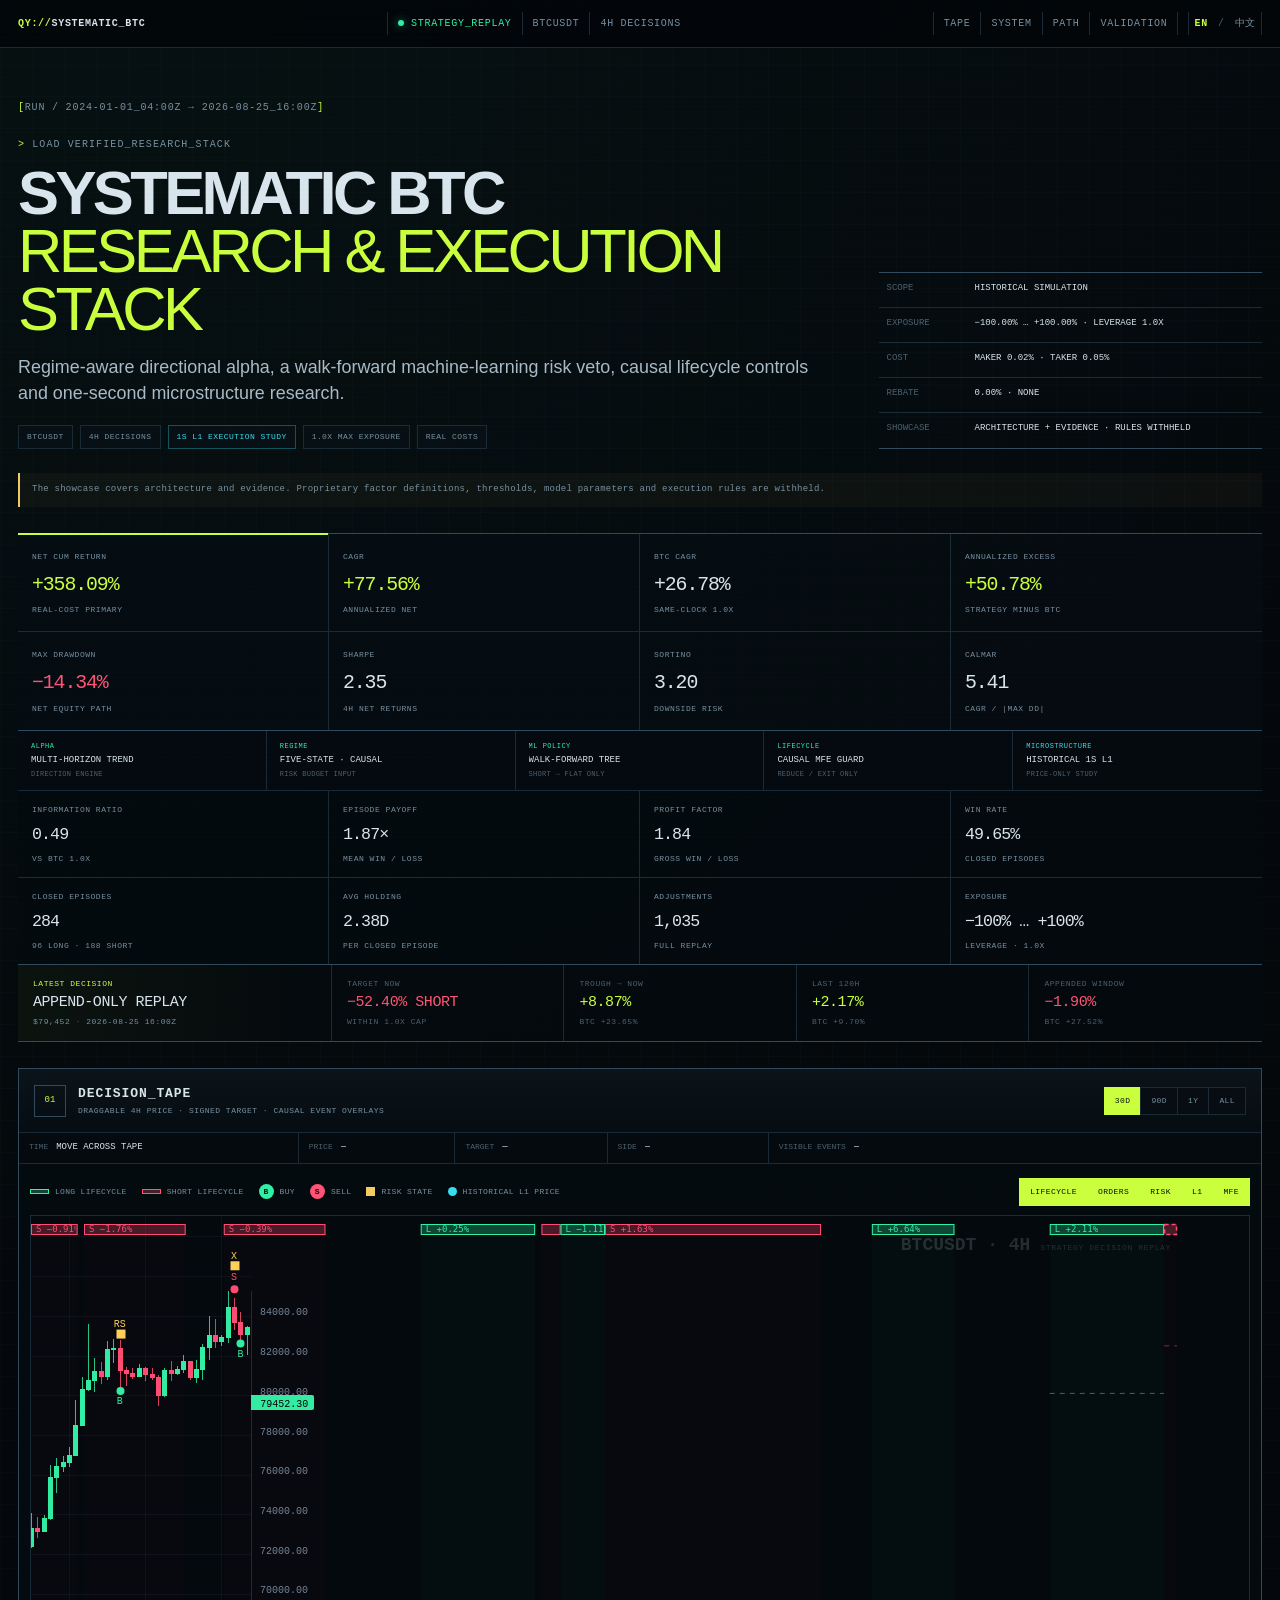
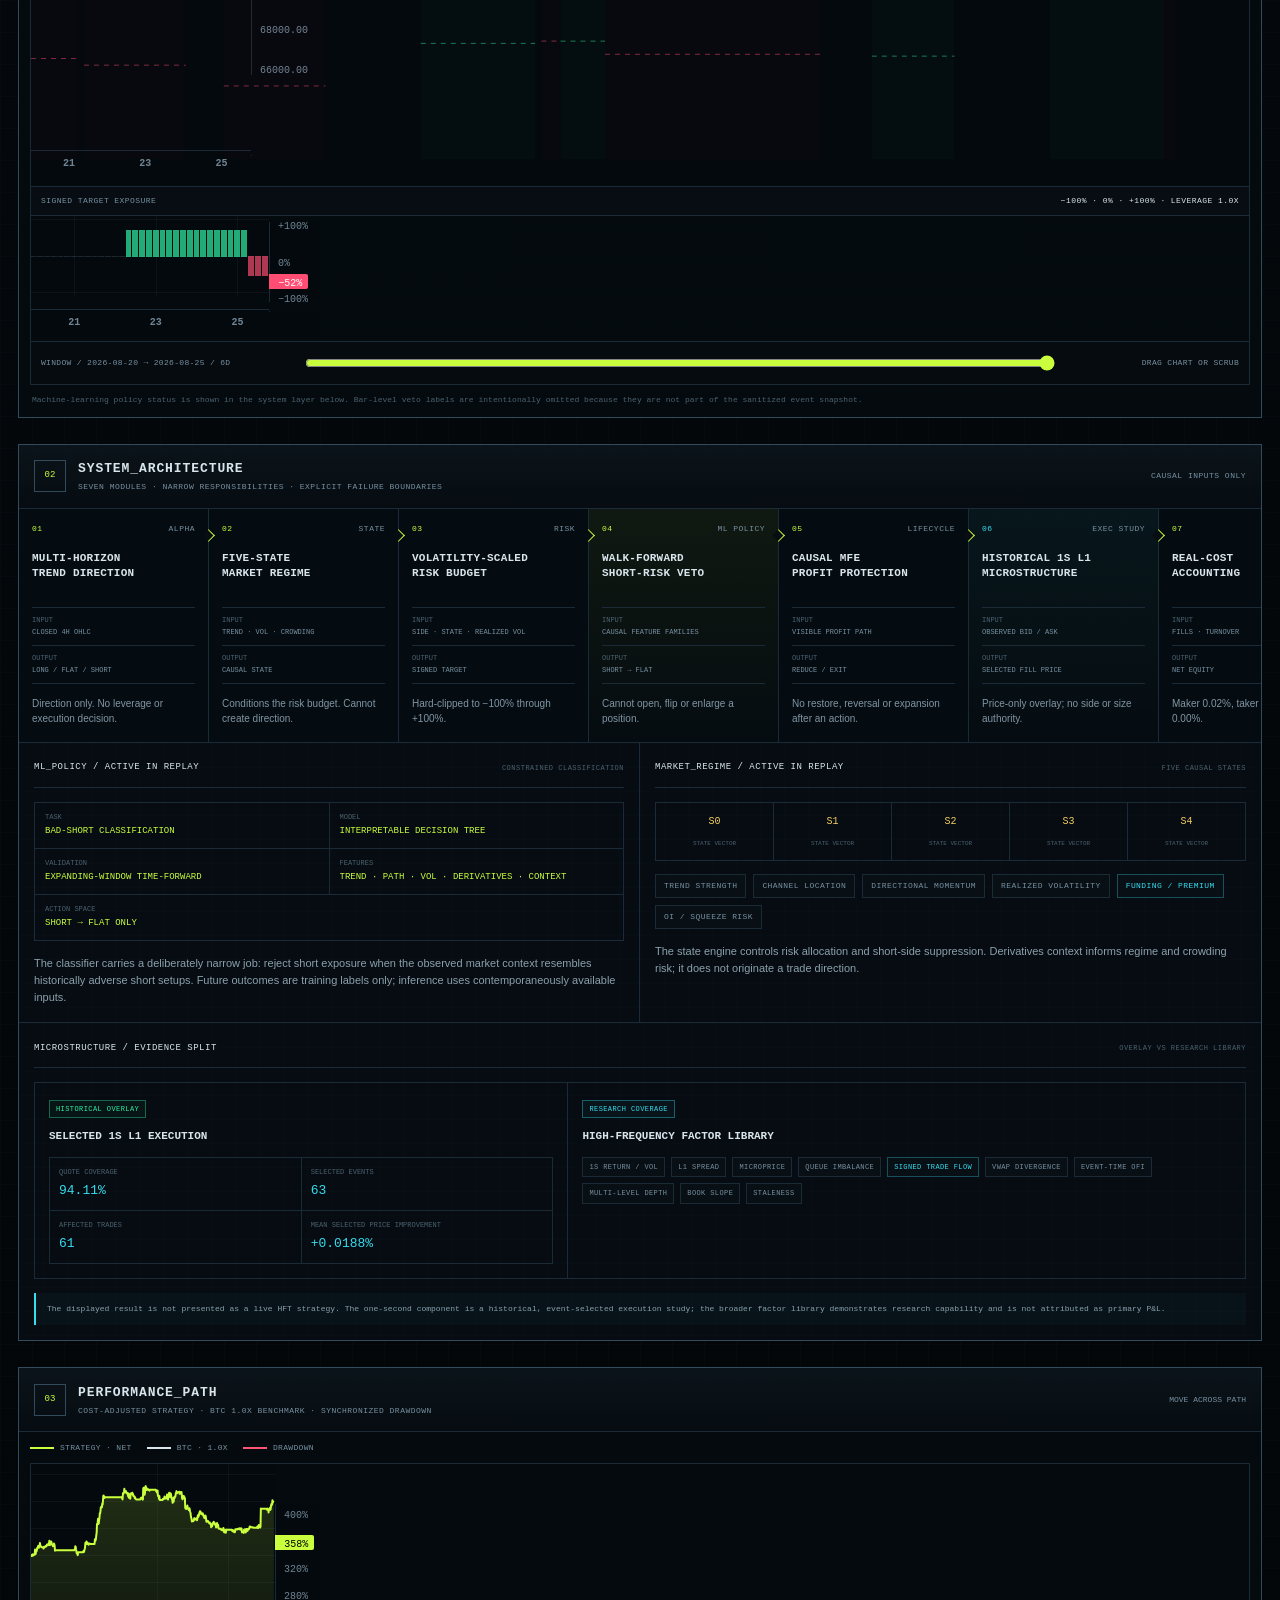
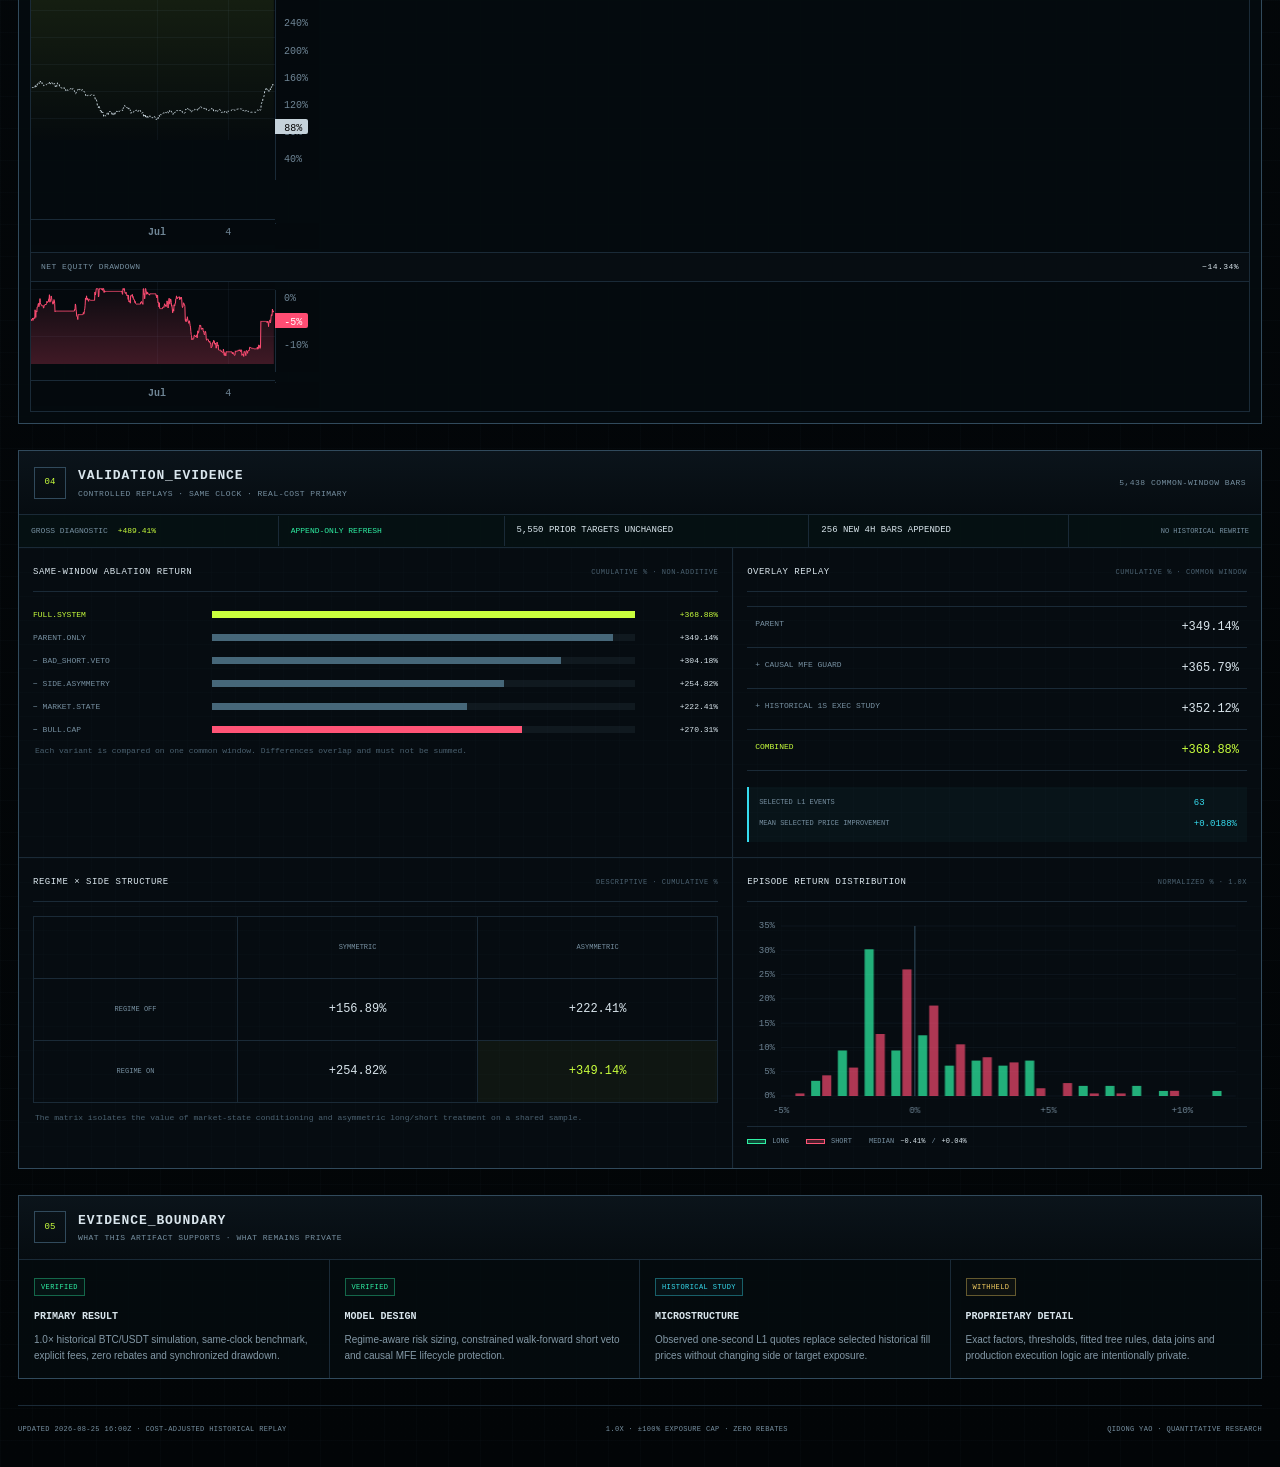
<file: index.html>
<!doctype html>
<html lang="en">
<head>
  <meta charset="utf-8">
  <meta name="viewport" content="width=device-width, initial-scale=1">
  <meta name="description" content="Systematic BTC research and execution stack: regime-aware directional alpha, walk-forward machine-learning risk controls, causal profit protection and a historical one-second L1 execution study.">
  <meta name="theme-color" content="#05090d">
  <meta property="og:type" content="website">
  <meta property="og:title" content="Systematic BTC Research &amp; Execution Stack">
  <meta property="og:description" content="Interactive 1.0x BTC strategy replay with draggable decisions, full risk metrics, model architecture and controlled validation evidence.">
  <meta property="og:image" content="https://chandleryao720.github.io/btc-asymmetric-trend-research/assets/preview.png?v=20260826i">
  <meta name="twitter:card" content="summary_large_image">
  <title>Systematic BTC Research &amp; Execution Stack</title>
  <link rel="canonical" href="https://chandleryao720.github.io/btc-asymmetric-trend-research/">
  <link rel="alternate" hreflang="x-default" href="https://chandleryao720.github.io/btc-asymmetric-trend-research/">
  <link rel="alternate" hreflang="en" href="https://chandleryao720.github.io/btc-asymmetric-trend-research/">
  <link rel="alternate" hreflang="zh-CN" href="https://chandleryao720.github.io/btc-asymmetric-trend-research/index.zh-CN.html">
  <link rel="stylesheet" href="assets/styles.css?v=20260826h">
</head>
<body>
  <header class="command-bar">
    <a class="command-brand" href="#top" aria-label="Back to top"><span>QY://</span>SYSTEMATIC_BTC</a>
    <div class="command-state" aria-label="Research replay state">
      <span class="state-live"><i></i>STRATEGY_REPLAY</span>
      <span>BTCUSDT</span>
      <span>4H DECISIONS</span>
      <span>1S L1 STUDY</span>
      <span>1.0X MAX</span>
    </div>
    <div class="command-actions">
      <nav aria-label="Page navigation">
        <a href="#tape">TAPE</a>
        <a href="#system">SYSTEM</a>
        <a href="#performance">PATH</a>
        <a href="#validation">VALIDATION</a>
      </nav>
      <div class="language-switch" aria-label="Select language">
        <strong aria-current="page">EN</strong><span>/</span><a href="index.zh-CN.html?v=20260826i" lang="zh-CN" hreflang="zh-CN">中文</a>
      </div>
    </div>
  </header>

  <main id="top">
    <section class="masthead shell">
      <div class="masthead-code" data-run-range>RUN / 2024-01-01_04:00Z → 2026-08-25_16:00Z</div>
      <div class="masthead-grid">
        <div class="hero-copy">
          <p class="prompt-line"><span>&gt;</span> LOAD VERIFIED_RESEARCH_STACK</p>
          <h1>SYSTEMATIC BTC<br><em>RESEARCH &amp; EXECUTION STACK</em></h1>
          <p class="hero-summary">Regime-aware directional alpha, a walk-forward machine-learning risk veto, causal lifecycle controls and one-second microstructure research.</p>
          <div class="hero-tags" aria-label="Research scope">
            <span>BTCUSDT</span>
            <span>4H DECISIONS</span>
            <span>1S L1 EXECUTION STUDY</span>
            <span>1.0X MAX EXPOSURE</span>
            <span>REAL COSTS</span>
          </div>
        </div>
        <aside class="build-note" aria-label="Strategy replay assumptions">
          <span>SCOPE</span><strong>HISTORICAL SIMULATION</strong>
          <span>EXPOSURE</span><strong>−100.00% … +100.00% · LEVERAGE 1.0X</strong>
          <span>COST</span><strong>MAKER 0.02% · TAKER 0.05%</strong>
          <span>REBATE</span><strong>0.00% · NONE</strong>
          <span>SHOWCASE</span><strong>ARCHITECTURE + EVIDENCE · RULES WITHHELD</strong>
        </aside>
      </div>
      <p class="evidence-boundary">The showcase covers architecture and evidence. Proprietary factor definitions, thresholds, model parameters and execution rules are withheld.</p>
    </section>

    <section class="metric-strip metric-strip-primary shell" aria-label="Primary performance summary">
      <article class="metric-primary"><span>NET CUM RETURN</span><strong class="positive" data-metric="netReturn">+358.09%</strong><small>REAL-COST PRIMARY</small></article>
      <article><span>CAGR</span><strong class="positive" data-metric="annualizedReturn">+77.56%</strong><small>ANNUALIZED NET</small></article>
      <article><span>BTC CAGR</span><strong data-metric="benchmarkAnnualizedReturn">+26.78%</strong><small>SAME-CLOCK 1.0X</small></article>
      <article><span>ANNUALIZED EXCESS</span><strong class="positive" data-metric="annualizedExcessReturn">+50.78%</strong><small>STRATEGY MINUS BTC</small></article>
      <article><span>MAX DRAWDOWN</span><strong class="negative" data-metric="maxDrawdown">−14.34%</strong><small>NET EQUITY PATH</small></article>
      <article><span>SHARPE</span><strong data-metric="sharpe">2.35</strong><small>4H NET RETURNS</small></article>
      <article><span>SORTINO</span><strong data-metric="sortino">3.20</strong><small>DOWNSIDE RISK</small></article>
      <article><span>CALMAR</span><strong data-metric="calmar">5.41</strong><small>CAGR / |MAX DD|</small></article>
    </section>

    <section class="system-status shell" aria-label="Model layer status">
      <article><span>ALPHA</span><strong>MULTI-HORIZON TREND</strong><small>DIRECTION ENGINE</small></article>
      <article><span>REGIME</span><strong>FIVE-STATE · CAUSAL</strong><small>RISK BUDGET INPUT</small></article>
      <article><span>ML POLICY</span><strong>WALK-FORWARD TREE</strong><small>SHORT → FLAT ONLY</small></article>
      <article><span>LIFECYCLE</span><strong>CAUSAL MFE GUARD</strong><small>REDUCE / EXIT ONLY</small></article>
      <article><span>MICROSTRUCTURE</span><strong>HISTORICAL 1S L1</strong><small>PRICE-ONLY STUDY</small></article>
    </section>

    <section class="metric-strip metric-strip-secondary shell" aria-label="Trading statistics">
      <article><span>INFORMATION RATIO</span><strong data-metric="informationRatio">0.49</strong><small>VS BTC 1.0X</small></article>
      <article><span>EPISODE PAYOFF</span><strong data-metric="episodePayoff">1.87×</strong><small>MEAN WIN / LOSS</small></article>
      <article><span>PROFIT FACTOR</span><strong data-metric="profitFactor">1.84</strong><small>GROSS WIN / LOSS</small></article>
      <article><span>WIN RATE</span><strong data-metric="winRate">49.65%</strong><small>CLOSED EPISODES</small></article>
      <article><span>CLOSED EPISODES</span><strong data-metric="episodeCount">284</strong><small>96 LONG · 188 SHORT</small></article>
      <article><span>AVG HOLDING</span><strong data-metric="avgHolding">2.38D</strong><small>PER CLOSED EPISODE</small></article>
      <article><span>ADJUSTMENTS</span><strong data-metric="adjustments">1,035</strong><small>FULL REPLAY</small></article>
      <article><span>EXPOSURE</span><strong>−100% … +100%</strong><small>LEVERAGE · 1.0X</small></article>
    </section>

    <section class="replay-strip shell" aria-label="Latest append-only replay">
      <header>
        <span>LATEST DECISION</span>
        <strong>APPEND-ONLY REPLAY</strong>
        <small><b data-replay="latestPrice">$79,452</b> · <b data-replay="latestTime">2026-08-25 16:00Z</b></small>
      </header>
      <article><span>TARGET NOW</span><strong class="negative" data-replay="latestTarget">−52.40% SHORT</strong><small>WITHIN 1.0X CAP</small></article>
      <article><span>TROUGH → NOW</span><strong class="positive" data-replay="troughCapture">+8.87%</strong><small data-replay="troughBenchmark">BTC +23.65%</small></article>
      <article><span>LAST 120H</span><strong class="positive" data-replay="last120h">+2.17%</strong><small data-replay="last120hBenchmark">BTC +9.70%</small></article>
      <article><span>APPENDED WINDOW</span><strong class="negative" data-replay="postCutoff">−1.90%</strong><small data-replay="postCutoffBenchmark">BTC +27.52%</small></article>
    </section>

    <section class="console shell" id="tape">
      <header class="console-head">
        <div class="console-title">
          <span class="console-index">01</span>
          <div><h2>DECISION_TAPE</h2><p>DRAGGABLE 4H PRICE · SIGNED TARGET · CAUSAL EVENT OVERLAYS</p></div>
        </div>
        <div class="window-controls" role="group" aria-label="Visible history">
          <button type="button" data-window="30" class="active" aria-pressed="true">30D</button>
          <button type="button" data-window="90" aria-pressed="false">90D</button>
          <button type="button" data-window="365" aria-pressed="false">1Y</button>
          <button type="button" data-window="all" aria-pressed="false">ALL</button>
        </div>
      </header>

      <div class="tape-readout" id="decisionReadout" aria-live="polite">
        <span><i>TIME</i><b id="readoutTime">MOVE ACROSS TAPE</b></span>
        <span><i>PRICE</i><b id="readoutClose">—</b></span>
        <span><i>TARGET</i><b id="readoutPosition">—</b></span>
        <span><i>SIDE</i><b id="readoutState">—</b></span>
        <span class="event-readout"><i>VISIBLE EVENTS</i><b id="readoutEvents">—</b></span>
      </div>

      <div class="chart-console">
        <div class="event-toolbar">
          <div class="event-legend" aria-label="Event legend">
            <span><i class="swatch swatch-long"></i>LONG LIFECYCLE</span>
            <span><i class="swatch swatch-short"></i>SHORT LIFECYCLE</span>
            <span><i class="event-dot trade-buy">B</i>BUY</span>
            <span><i class="event-dot trade-sell">S</i>SELL</span>
            <span><i class="event-square"></i>RISK STATE</span>
            <span><i class="event-cyan"></i>HISTORICAL L1 PRICE</span>
          </div>
          <div class="event-toggles" role="group" aria-label="Visible event layers">
            <button type="button" data-layer="lifecycles" class="active" aria-pressed="true">LIFECYCLE</button>
            <button type="button" data-layer="trades" class="active" aria-pressed="true">ORDERS</button>
            <button type="button" data-layer="state" class="active" aria-pressed="true">RISK</button>
            <button type="button" data-layer="hft" class="active" aria-pressed="true">L1</button>
            <button type="button" data-layer="mfe" class="active" aria-pressed="true">MFE</button>
          </div>
        </div>

        <div class="price-stage">
          <div class="chart-watermark" aria-hidden="true"><span>BTCUSDT · 4H</span><small>STRATEGY DECISION REPLAY</small></div>
          <div id="priceChart" class="price-chart" aria-label="Interactive BTC candlestick chart with strategy events"></div>
          <canvas id="lifecycleOverlay" aria-hidden="true"></canvas>
        </div>

        <div class="position-head"><span>SIGNED TARGET EXPOSURE</span><strong>−100% · 0% · +100% · LEVERAGE 1.0X</strong></div>
        <div id="positionChart" class="position-chart" aria-label="Signed target position from negative one hundred to positive one hundred percent"></div>

        <div class="pan-control">
          <span id="windowLabel">WINDOW / LAST 30 DAYS</span>
          <input id="tapePan" type="range" min="0" max="1000" step="1" value="1000" aria-label="Move the visible time window through history">
          <span>DRAG CHART OR SCRUB</span>
        </div>
        <p class="chart-footnote">Machine-learning policy status is shown in the system layer below. Bar-level veto labels are intentionally omitted because they are not part of the sanitized event snapshot.</p>
      </div>
    </section>

    <section class="system-shell shell" id="system">
      <header class="section-head">
        <div class="console-title">
          <span class="console-index">02</span>
          <div><h2>SYSTEM_ARCHITECTURE</h2><p>SEVEN MODULES · NARROW RESPONSIBILITIES · EXPLICIT FAILURE BOUNDARIES</p></div>
        </div>
        <span class="section-status">CAUSAL INPUTS ONLY</span>
      </header>

      <div class="architecture-flow" aria-label="Systematic research and execution pipeline">
        <article>
          <header><i>01</i><span>ALPHA</span></header>
          <h3>MULTI-HORIZON<br>TREND DIRECTION</h3>
          <dl><div><dt>INPUT</dt><dd>CLOSED 4H OHLC</dd></div><div><dt>OUTPUT</dt><dd>LONG / FLAT / SHORT</dd></div></dl>
          <p>Direction only. No leverage or execution decision.</p>
        </article>
        <article>
          <header><i>02</i><span>STATE</span></header>
          <h3>FIVE-STATE<br>MARKET REGIME</h3>
          <dl><div><dt>INPUT</dt><dd>TREND · VOL · CROWDING</dd></div><div><dt>OUTPUT</dt><dd>CAUSAL STATE</dd></div></dl>
          <p>Conditions the risk budget. Cannot create direction.</p>
        </article>
        <article>
          <header><i>03</i><span>RISK</span></header>
          <h3>VOLATILITY-SCALED<br>RISK BUDGET</h3>
          <dl><div><dt>INPUT</dt><dd>SIDE · STATE · REALIZED VOL</dd></div><div><dt>OUTPUT</dt><dd>SIGNED TARGET</dd></div></dl>
          <p>Hard-clipped to −100% through +100%.</p>
        </article>
        <article class="architecture-highlight">
          <header><i>04</i><span>ML POLICY</span></header>
          <h3>WALK-FORWARD<br>SHORT-RISK VETO</h3>
          <dl><div><dt>INPUT</dt><dd>CAUSAL FEATURE FAMILIES</dd></div><div><dt>OUTPUT</dt><dd>SHORT → FLAT</dd></div></dl>
          <p>Cannot open, flip or enlarge a position.</p>
        </article>
        <article>
          <header><i>05</i><span>LIFECYCLE</span></header>
          <h3>CAUSAL MFE<br>PROFIT PROTECTION</h3>
          <dl><div><dt>INPUT</dt><dd>VISIBLE PROFIT PATH</dd></div><div><dt>OUTPUT</dt><dd>REDUCE / EXIT</dd></div></dl>
          <p>No restore, reversal or expansion after an action.</p>
        </article>
        <article class="architecture-research">
          <header><i>06</i><span>EXEC STUDY</span></header>
          <h3>HISTORICAL 1S L1<br>MICROSTRUCTURE</h3>
          <dl><div><dt>INPUT</dt><dd>OBSERVED BID / ASK</dd></div><div><dt>OUTPUT</dt><dd>SELECTED FILL PRICE</dd></div></dl>
          <p>Price-only overlay; no side or size authority.</p>
        </article>
        <article>
          <header><i>07</i><span>LEDGER</span></header>
          <h3>REAL-COST<br>ACCOUNTING</h3>
          <dl><div><dt>INPUT</dt><dd>FILLS · TURNOVER</dd></div><div><dt>OUTPUT</dt><dd>NET EQUITY</dd></div></dl>
          <p>Maker 0.02%, taker 0.05%, rebates 0.00%.</p>
        </article>
      </div>

      <div class="research-grid">
        <article class="research-pane ml-pane">
          <header><span>ML_POLICY / ACTIVE IN REPLAY</span><small>CONSTRAINED CLASSIFICATION</small></header>
          <div class="policy-terminal">
            <div><i>TASK</i><b>BAD-SHORT CLASSIFICATION</b></div>
            <div><i>MODEL</i><b>INTERPRETABLE DECISION TREE</b></div>
            <div><i>VALIDATION</i><b>EXPANDING-WINDOW TIME-FORWARD</b></div>
            <div><i>FEATURES</i><b>TREND · PATH · VOL · DERIVATIVES · CONTEXT</b></div>
            <div><i>ACTION SPACE</i><b>SHORT → FLAT ONLY</b></div>
          </div>
          <p>The classifier carries a deliberately narrow job: reject short exposure when the observed market context resembles historically adverse short setups. Future outcomes are training labels only; inference uses contemporaneously available inputs.</p>
        </article>

        <article class="research-pane regime-pane">
          <header><span>MARKET_REGIME / ACTIVE IN REPLAY</span><small>FIVE CAUSAL STATES</small></header>
          <div class="state-array" aria-label="Five-state market regime engine">
            <span><i>S0</i><b>STATE VECTOR</b></span>
            <span><i>S1</i><b>STATE VECTOR</b></span>
            <span><i>S2</i><b>STATE VECTOR</b></span>
            <span><i>S3</i><b>STATE VECTOR</b></span>
            <span><i>S4</i><b>STATE VECTOR</b></span>
          </div>
          <div class="feature-chips">
            <span>TREND STRENGTH</span><span>CHANNEL LOCATION</span><span>DIRECTIONAL MOMENTUM</span><span>REALIZED VOLATILITY</span><span>FUNDING / PREMIUM</span><span>OI / SQUEEZE RISK</span>
          </div>
          <p>The state engine controls risk allocation and short-side suppression. Derivatives context informs regime and crowding risk; it does not originate a trade direction.</p>
        </article>

        <article class="research-pane micro-pane">
          <header><span>MICROSTRUCTURE / EVIDENCE SPLIT</span><small>OVERLAY VS RESEARCH LIBRARY</small></header>
          <div class="micro-split">
            <section>
              <span class="status-chip active">HISTORICAL OVERLAY</span>
              <h3>SELECTED 1S L1 EXECUTION</h3>
              <dl>
                <div><dt>QUOTE COVERAGE</dt><dd data-execution="coverage">94.11%</dd></div>
                <div><dt>SELECTED EVENTS</dt><dd data-execution="overrides">63</dd></div>
                <div><dt>AFFECTED TRADES</dt><dd data-execution="affectedTrades">61</dd></div>
                <div><dt>MEAN SELECTED PRICE IMPROVEMENT</dt><dd data-module="hftImprove">+0.0188%</dd></div>
              </dl>
            </section>
            <section>
              <span class="status-chip research">RESEARCH COVERAGE</span>
              <h3>HIGH-FREQUENCY FACTOR LIBRARY</h3>
              <div class="feature-chips compact">
                <span>1S RETURN / VOL</span><span>L1 SPREAD</span><span>MICROPRICE</span><span>QUEUE IMBALANCE</span><span>SIGNED TRADE FLOW</span><span>VWAP DIVERGENCE</span><span>EVENT-TIME OFI</span><span>MULTI-LEVEL DEPTH</span><span>BOOK SLOPE</span><span>STALENESS</span>
              </div>
            </section>
          </div>
          <p class="boundary-note">The displayed result is not presented as a live HFT strategy. The one-second component is a historical, event-selected execution study; the broader factor library demonstrates research capability and is not attributed as primary P&amp;L.</p>
        </article>
      </div>
    </section>

    <section class="console shell" id="performance">
      <header class="console-head">
        <div class="console-title">
          <span class="console-index">03</span>
          <div><h2>PERFORMANCE_PATH</h2><p>COST-ADJUSTED STRATEGY · BTC 1.0X BENCHMARK · SYNCHRONIZED DRAWDOWN</p></div>
        </div>
        <output id="equityReadout">MOVE ACROSS PATH</output>
      </header>
      <div class="chart-console path-console">
        <div class="path-legend">
          <span><i class="line-key strategy-key"></i>STRATEGY · NET</span>
          <span><i class="line-key benchmark-key"></i>BTC · 1.0X</span>
          <span><i class="line-key drawdown-key"></i>DRAWDOWN</span>
        </div>
        <div id="equityChart" class="equity-chart" aria-label="Strategy and BTC cumulative return comparison"></div>
        <div class="position-head"><span>NET EQUITY DRAWDOWN</span><strong data-metric="maxDrawdown">−14.34%</strong></div>
        <div id="drawdownChart" class="drawdown-chart" aria-label="Strategy drawdown series"></div>
      </div>
    </section>

    <section class="diagnostics shell" id="validation">
      <header class="diagnostics-head">
        <div class="console-title">
          <span class="console-index">04</span>
          <div><h2>VALIDATION_EVIDENCE</h2><p>CONTROLLED REPLAYS · SAME CLOCK · REAL-COST PRIMARY</p></div>
        </div>
        <span>5,438 COMMON-WINDOW BARS</span>
      </header>

      <div class="validation-banner">
        <span>GROSS DIAGNOSTIC <b data-metric="grossReturn">+489.41%</b></span>
        <span>APPEND-ONLY REFRESH</span>
        <strong>5,550 PRIOR TARGETS UNCHANGED</strong>
        <strong>256 NEW 4H BARS APPENDED</strong>
        <small>NO HISTORICAL REWRITE</small>
      </div>

      <div class="diagnostic-grid">
        <article class="diagnostic-pane ablation-pane">
          <header><span>SAME-WINDOW ABLATION RETURN</span><small>CUMULATIVE % · NON-ADDITIVE</small></header>
          <div id="ablationChart" class="ablation-chart" aria-label="Ablation cumulative-return comparison"></div>
          <p class="pane-note">Each variant is compared on one common window. Differences overlap and must not be summed.</p>
        </article>

        <article class="diagnostic-pane replay-pane">
          <header><span>OVERLAY REPLAY</span><small>CUMULATIVE % · COMMON WINDOW</small></header>
          <dl>
            <div><dt>PARENT</dt><dd data-module="parentReturn">+349.14%</dd></div>
            <div><dt>+ CAUSAL MFE GUARD</dt><dd data-module="mfeOnly">+365.79%</dd></div>
            <div><dt>+ HISTORICAL 1S EXEC STUDY</dt><dd data-module="hftOnly">+352.12%</dd></div>
            <div class="best"><dt>COMBINED</dt><dd data-module="comboReturn">+368.88%</dd></div>
          </dl>
          <div class="execution-trace">
            <span>SELECTED L1 EVENTS</span><strong data-execution="overrides">63</strong>
            <span>MEAN SELECTED PRICE IMPROVEMENT</span><strong data-module="hftImprove">+0.0188%</strong>
          </div>
        </article>

        <article class="diagnostic-pane matrix-pane">
          <header><span>REGIME × SIDE STRUCTURE</span><small>DESCRIPTIVE · CUMULATIVE %</small></header>
          <div class="matrix" aria-label="Market-state and side-asymmetry comparison">
            <span></span><b>SYMMETRIC</b><b>ASYMMETRIC</b>
            <b>REGIME OFF</b><i data-ablation="state0Asym0">+156.90%</i><i data-ablation="state0Asym1">+222.41%</i>
            <b>REGIME ON</b><i data-ablation="state1Asym0">+254.82%</i><i class="matrix-best" data-ablation="state1Asym1">+349.14%</i>
          </div>
          <p class="pane-note">The matrix isolates the value of market-state conditioning and asymmetric long/short treatment on a shared sample.</p>
        </article>

        <article class="diagnostic-pane distribution-pane">
          <header><span>EPISODE RETURN DISTRIBUTION</span><small>NORMALIZED % · 1.0X</small></header>
          <canvas id="episodeDistribution" aria-label="Normalized long and short episode return distributions"></canvas>
          <div class="distribution-foot"><span><i class="swatch swatch-long"></i>LONG</span><span><i class="swatch swatch-short"></i>SHORT</span><span>MEDIAN <b data-metric="longMedian">−0.41%</b> / <b data-metric="shortMedian">+0.04%</b></span></div>
        </article>
      </div>
    </section>

    <section class="evidence-shell shell" id="evidence">
      <header class="section-head">
        <div class="console-title">
          <span class="console-index">05</span>
          <div><h2>EVIDENCE_BOUNDARY</h2><p>WHAT THIS ARTIFACT SUPPORTS · WHAT REMAINS PRIVATE</p></div>
        </div>
      </header>
      <div class="evidence-grid">
        <article><span class="status-chip active">VERIFIED</span><h3>PRIMARY RESULT</h3><p>1.0× historical BTC/USDT simulation, same-clock benchmark, explicit fees, zero rebates and synchronized drawdown.</p></article>
        <article><span class="status-chip active">VERIFIED</span><h3>MODEL DESIGN</h3><p>Regime-aware risk sizing, constrained walk-forward short veto and causal MFE lifecycle protection.</p></article>
        <article><span class="status-chip research">HISTORICAL STUDY</span><h3>MICROSTRUCTURE</h3><p>Observed one-second L1 quotes replace selected historical fill prices without changing side or target exposure.</p></article>
        <article><span class="status-chip withheld">WITHHELD</span><h3>PROPRIETARY DETAIL</h3><p>Exact factors, thresholds, fitted tree rules, data joins and production execution logic are intentionally private.</p></article>
      </div>
    </section>
  </main>

  <footer class="footer shell" id="scope">
    <span data-evidence-updated>UPDATED 2026-08-25 16:00Z · COST-ADJUSTED HISTORICAL REPLAY</span>
    <span>1.0X · ±100% EXPOSURE CAP · ZERO REBATES</span>
    <span>QIDONG YAO · QUANTITATIVE RESEARCH</span>
  </footer>

  <script src="assets/vendor/lightweight-charts.standalone.production.js"></script>
  <script src="data/showcase-data.js?v=20260826h"></script>
  <script src="data/verified-metrics.js?v=20260826h"></script>
  <script src="assets/app.js?v=20260826h"></script>
</body>
</html>
</file>
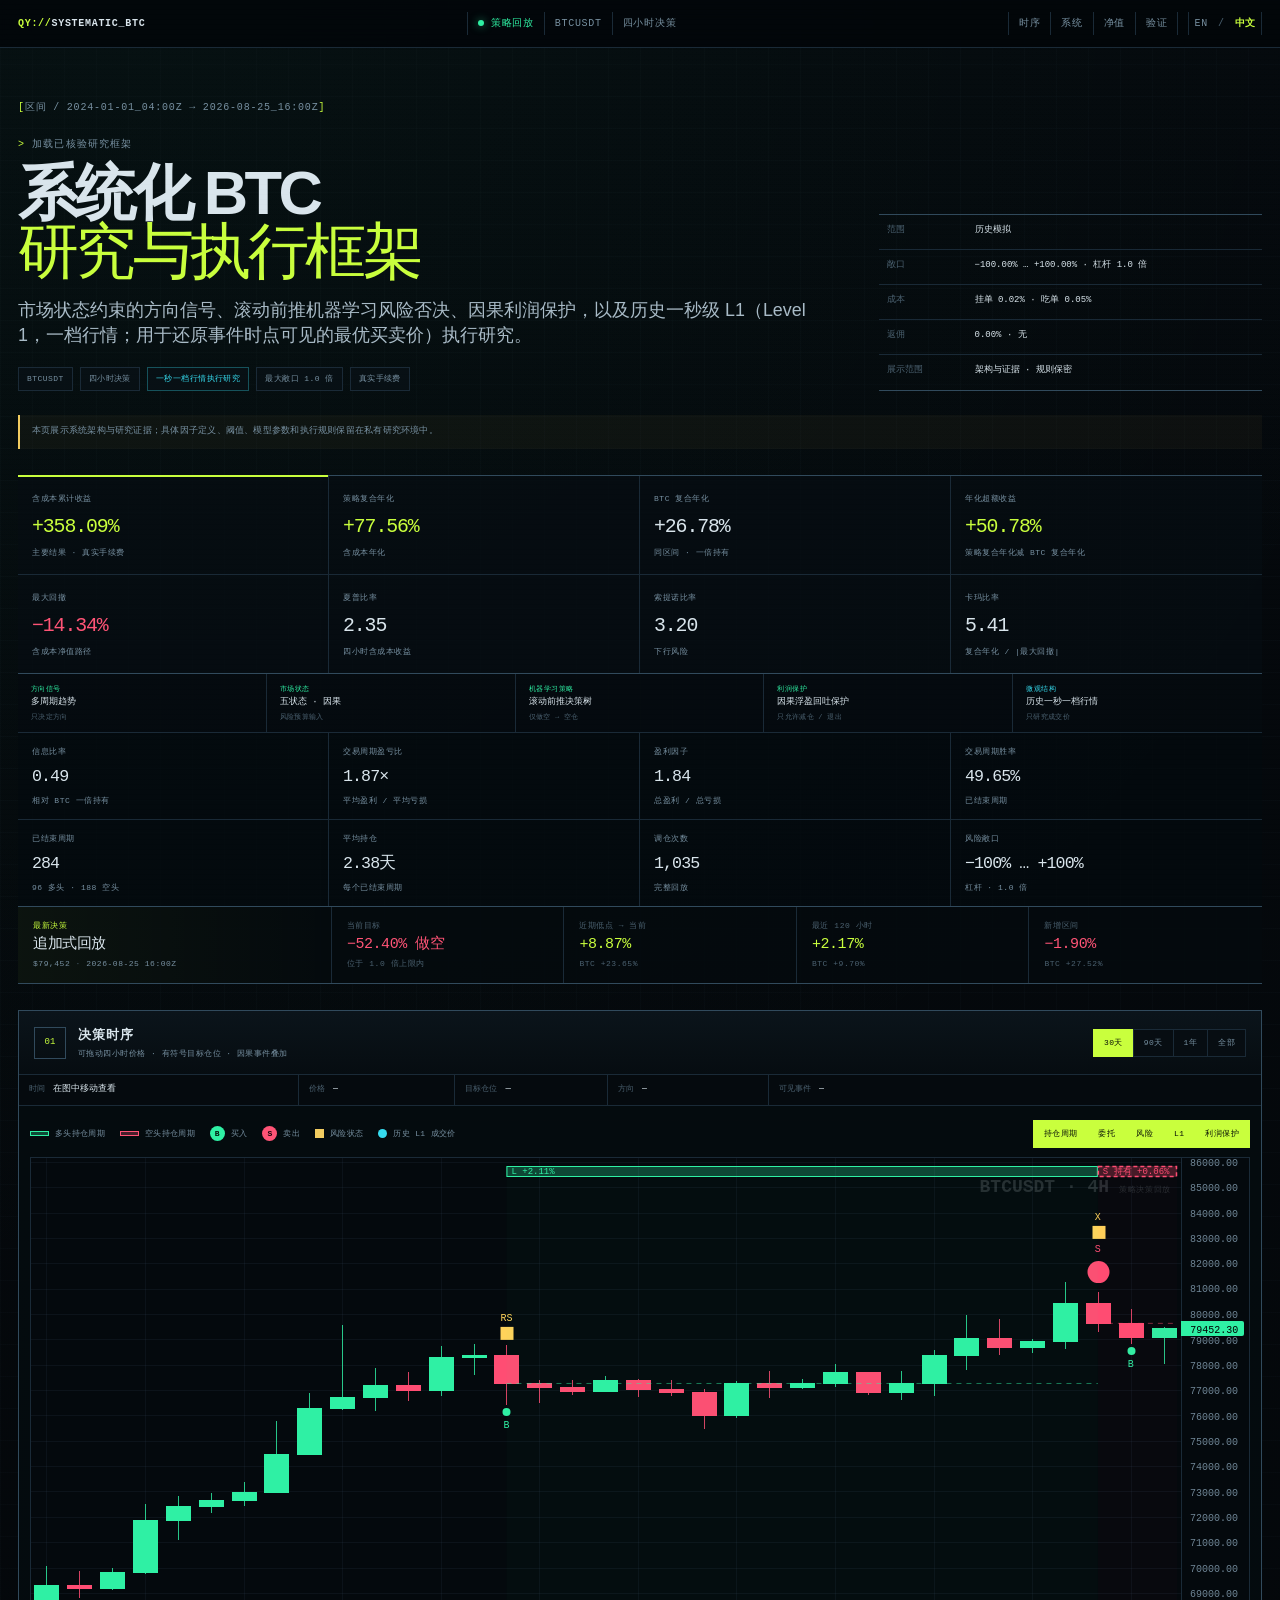
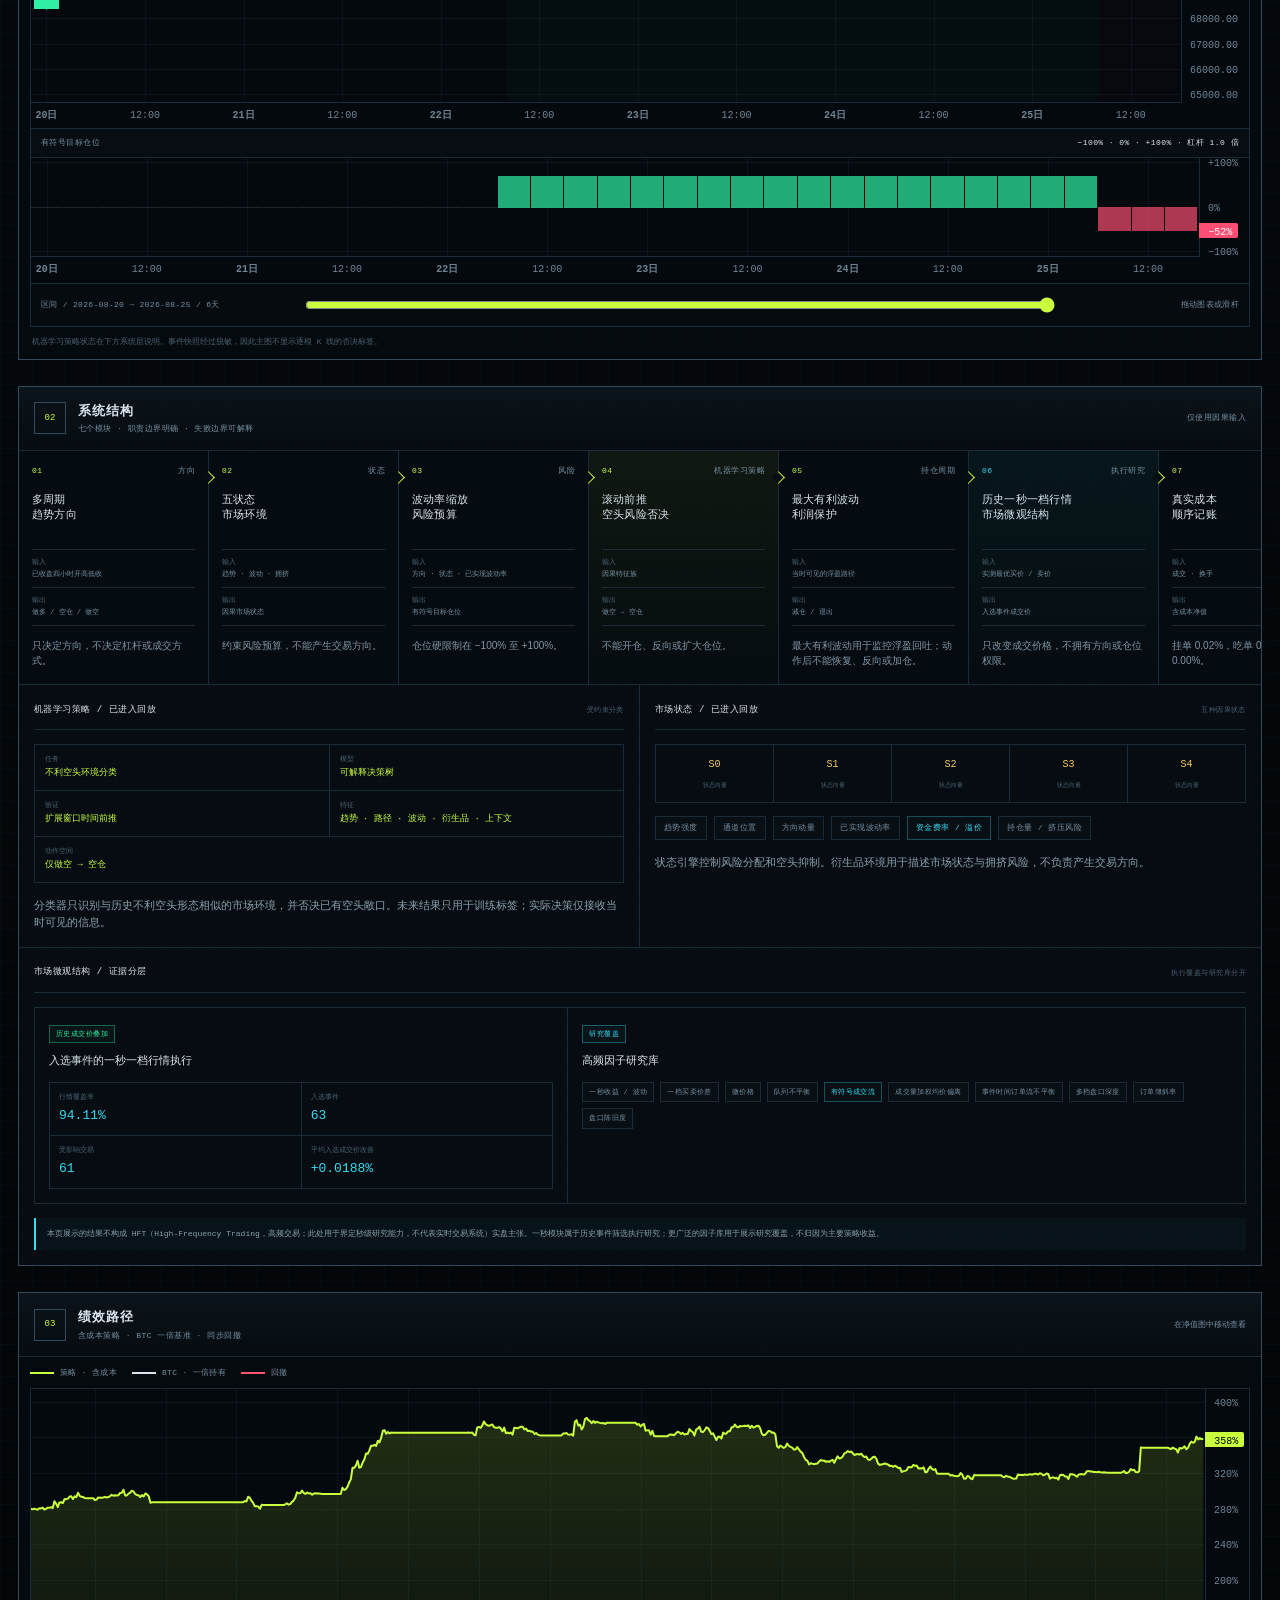
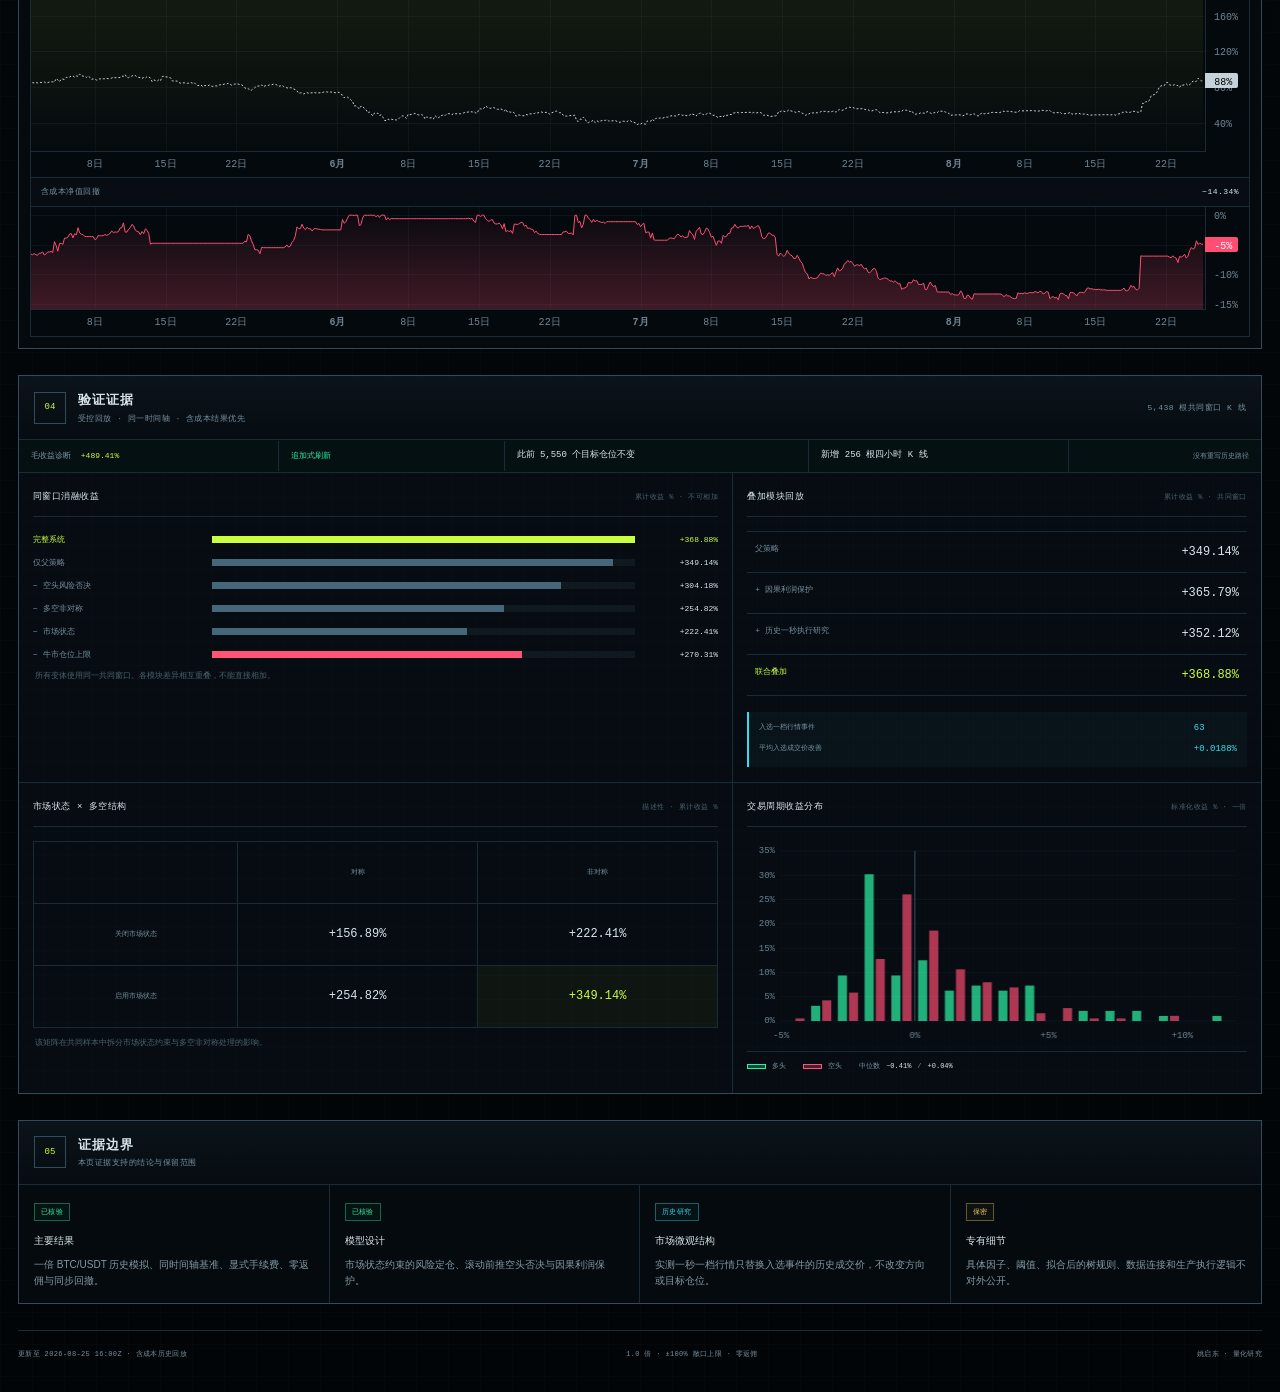
<file: index.zh-CN.html>
<!doctype html>
<html lang="zh-CN">
<head>
  <meta charset="utf-8">
  <meta name="viewport" content="width=device-width, initial-scale=1">
  <meta name="description" content="系统化 BTC 研究与执行框架：市场状态约束的方向信号、滚动前推机器学习风险控制、因果利润保护与历史一秒级一档行情执行研究。">
  <meta name="theme-color" content="#05090d">
  <meta property="og:type" content="website">
  <meta property="og:title" content="系统化 BTC 研究与执行框架">
  <meta property="og:description" content="可拖动的一倍 BTC 策略回放，展示风险指标、模型结构、时序决策与受控验证证据。">
  <meta property="og:image" content="https://chandleryao720.github.io/btc-asymmetric-trend-research/assets/preview.png?v=20260826i">
  <meta name="twitter:card" content="summary_large_image">
  <title>系统化 BTC 研究与执行框架</title>
  <link rel="canonical" href="https://chandleryao720.github.io/btc-asymmetric-trend-research/index.zh-CN.html">
  <link rel="alternate" hreflang="x-default" href="https://chandleryao720.github.io/btc-asymmetric-trend-research/">
  <link rel="alternate" hreflang="en" href="https://chandleryao720.github.io/btc-asymmetric-trend-research/">
  <link rel="alternate" hreflang="zh-CN" href="https://chandleryao720.github.io/btc-asymmetric-trend-research/index.zh-CN.html">
  <link rel="stylesheet" href="assets/styles.css?v=20260826h">
</head>
<body>
  <header class="command-bar">
    <a class="command-brand" href="#top" aria-label="返回顶部"><span>QY://</span>SYSTEMATIC_BTC</a>
    <div class="command-state" aria-label="研究回放状态">
      <span class="state-live"><i></i>策略回放</span>
      <span>BTCUSDT</span>
      <span>四小时决策</span>
      <span>一秒执行研究</span>
      <span>1.0倍上限</span>
    </div>
    <div class="command-actions">
      <nav aria-label="页面导航">
        <a href="#tape">时序</a>
        <a href="#system">系统</a>
        <a href="#performance">净值</a>
        <a href="#validation">验证</a>
      </nav>
      <div class="language-switch" aria-label="选择语言">
        <a href="index.html?v=20260826i" lang="en" hreflang="en">EN</a><span>/</span><strong aria-current="page">中文</strong>
      </div>
    </div>
  </header>

  <main id="top">
    <section class="masthead shell">
      <div class="masthead-code" data-run-range>区间 / 2024-01-01_04:00Z → 2026-08-25_16:00Z</div>
      <div class="masthead-grid">
        <div class="hero-copy">
          <p class="prompt-line"><span>&gt;</span> 加载已核验研究框架</p>
          <h1>系统化 BTC<br><em>研究与执行框架</em></h1>
          <p class="hero-summary">市场状态约束的方向信号、滚动前推机器学习风险否决、因果利润保护，以及历史一秒级 L1（Level 1，一档行情；用于还原事件时点可见的最优买卖价）执行研究。</p>
          <div class="hero-tags" aria-label="研究范围">
            <span>BTCUSDT</span>
            <span>四小时决策</span>
            <span>一秒一档行情执行研究</span>
            <span>最大敞口 1.0 倍</span>
            <span>真实手续费</span>
          </div>
        </div>
        <aside class="build-note" aria-label="策略回放口径">
          <span>范围</span><strong>历史模拟</strong>
          <span>敞口</span><strong>−100.00% … +100.00% · 杠杆 1.0 倍</strong>
          <span>成本</span><strong>挂单 0.02% · 吃单 0.05%</strong>
          <span>返佣</span><strong>0.00% · 无</strong>
          <span>展示范围</span><strong>架构与证据 · 规则保密</strong>
        </aside>
      </div>
      <p class="evidence-boundary">本页展示系统架构与研究证据；具体因子定义、阈值、模型参数和执行规则保留在私有研究环境中。</p>
    </section>

    <section class="metric-strip metric-strip-primary shell" aria-label="主要绩效概览">
      <article class="metric-primary"><span>含成本累计收益</span><strong class="positive" data-metric="netReturn">+358.09%</strong><small>主要结果 · 真实手续费</small></article>
      <article><span>策略复合年化</span><strong class="positive" data-metric="annualizedReturn">+77.56%</strong><small>含成本年化</small></article>
      <article><span>BTC 复合年化</span><strong data-metric="benchmarkAnnualizedReturn">+26.78%</strong><small>同区间 · 一倍持有</small></article>
      <article><span>年化超额收益</span><strong class="positive" data-metric="annualizedExcessReturn">+50.78%</strong><small>策略复合年化减 BTC 复合年化</small></article>
      <article><span>最大回撤</span><strong class="negative" data-metric="maxDrawdown">−14.34%</strong><small>含成本净值路径</small></article>
      <article><span>夏普比率</span><strong data-metric="sharpe">2.35</strong><small>四小时含成本收益</small></article>
      <article><span>索提诺比率</span><strong data-metric="sortino">3.20</strong><small>下行风险</small></article>
      <article><span>卡玛比率</span><strong data-metric="calmar">5.41</strong><small>复合年化 / |最大回撤|</small></article>
    </section>

    <section class="system-status shell" aria-label="模型层状态">
      <article><span>方向信号</span><strong>多周期趋势</strong><small>只决定方向</small></article>
      <article><span>市场状态</span><strong>五状态 · 因果</strong><small>风险预算输入</small></article>
      <article><span>机器学习策略</span><strong>滚动前推决策树</strong><small>仅做空 → 空仓</small></article>
      <article><span>利润保护</span><strong>因果浮盈回吐保护</strong><small>只允许减仓 / 退出</small></article>
      <article><span>微观结构</span><strong>历史一秒一档行情</strong><small>只研究成交价</small></article>
    </section>

    <section class="metric-strip metric-strip-secondary shell" aria-label="交易统计">
      <article><span>信息比率</span><strong data-metric="informationRatio">0.49</strong><small>相对 BTC 一倍持有</small></article>
      <article><span>交易周期盈亏比</span><strong data-metric="episodePayoff">1.87×</strong><small>平均盈利 / 平均亏损</small></article>
      <article><span>盈利因子</span><strong data-metric="profitFactor">1.84</strong><small>总盈利 / 总亏损</small></article>
      <article><span>交易周期胜率</span><strong data-metric="winRate">49.65%</strong><small>已结束周期</small></article>
      <article><span>已结束周期</span><strong data-metric="episodeCount">284</strong><small>96 多头 · 188 空头</small></article>
      <article><span>平均持仓</span><strong data-metric="avgHolding">2.38天</strong><small>每个已结束周期</small></article>
      <article><span>调仓次数</span><strong data-metric="adjustments">1,035</strong><small>完整回放</small></article>
      <article><span>风险敞口</span><strong>−100% … +100%</strong><small>杠杆 · 1.0 倍</small></article>
    </section>

    <section class="replay-strip shell" aria-label="最新追加式回放">
      <header>
        <span>最新决策</span>
        <strong>追加式回放</strong>
        <small><b data-replay="latestPrice">$79,452</b> · <b data-replay="latestTime">2026-08-25 16:00Z</b></small>
      </header>
      <article><span>当前目标</span><strong class="negative" data-replay="latestTarget">−52.40% 做空</strong><small>位于 1.0 倍上限内</small></article>
      <article><span>近期低点 → 当前</span><strong class="positive" data-replay="troughCapture">+8.87%</strong><small data-replay="troughBenchmark">BTC +23.65%</small></article>
      <article><span>最近 120 小时</span><strong class="positive" data-replay="last120h">+2.17%</strong><small data-replay="last120hBenchmark">BTC +9.70%</small></article>
      <article><span>新增区间</span><strong class="negative" data-replay="postCutoff">−1.90%</strong><small data-replay="postCutoffBenchmark">BTC +27.52%</small></article>
    </section>

    <section class="console shell" id="tape">
      <header class="console-head">
        <div class="console-title">
          <span class="console-index">01</span>
          <div><h2>决策时序</h2><p>可拖动四小时价格 · 有符号目标仓位 · 因果事件叠加</p></div>
        </div>
        <div class="window-controls" role="group" aria-label="可见历史区间">
          <button type="button" data-window="30" class="active" aria-pressed="true">30天</button>
          <button type="button" data-window="90" aria-pressed="false">90天</button>
          <button type="button" data-window="365" aria-pressed="false">1年</button>
          <button type="button" data-window="all" aria-pressed="false">全部</button>
        </div>
      </header>

      <div class="tape-readout" id="decisionReadout" aria-live="polite">
        <span><i>时间</i><b id="readoutTime">在图中移动查看</b></span>
        <span><i>价格</i><b id="readoutClose">—</b></span>
        <span><i>目标仓位</i><b id="readoutPosition">—</b></span>
        <span><i>方向</i><b id="readoutState">—</b></span>
        <span class="event-readout"><i>可见事件</i><b id="readoutEvents">—</b></span>
      </div>

      <div class="chart-console">
        <div class="event-toolbar">
          <div class="event-legend" aria-label="事件图例">
            <span><i class="swatch swatch-long"></i>多头持仓周期</span>
            <span><i class="swatch swatch-short"></i>空头持仓周期</span>
            <span><i class="event-dot trade-buy">B</i>买入</span>
            <span><i class="event-dot trade-sell">S</i>卖出</span>
            <span><i class="event-square"></i>风险状态</span>
            <span><i class="event-cyan"></i>历史 L1 成交价</span>
          </div>
          <div class="event-toggles" role="group" aria-label="可见事件层">
            <button type="button" data-layer="lifecycles" class="active" aria-pressed="true">持仓周期</button>
            <button type="button" data-layer="trades" class="active" aria-pressed="true">委托</button>
            <button type="button" data-layer="state" class="active" aria-pressed="true">风险</button>
            <button type="button" data-layer="hft" class="active" aria-pressed="true">L1</button>
            <button type="button" data-layer="mfe" class="active" aria-pressed="true">利润保护</button>
          </div>
        </div>

        <div class="price-stage">
          <div class="chart-watermark" aria-hidden="true"><span>BTCUSDT · 4H</span><small>策略决策回放</small></div>
          <div id="priceChart" class="price-chart" aria-label="带策略事件的交互式 BTC K 线图"></div>
          <canvas id="lifecycleOverlay" aria-hidden="true"></canvas>
        </div>

        <div class="position-head"><span>有符号目标仓位</span><strong>−100% · 0% · +100% · 杠杆 1.0 倍</strong></div>
        <div id="positionChart" class="position-chart" aria-label="负百分之一百至正百分之一百的目标仓位"></div>

        <div class="pan-control">
          <span id="windowLabel">区间 / 最近 30 天</span>
          <input id="tapePan" type="range" min="0" max="1000" step="1" value="1000" aria-label="沿历史时间轴移动可见窗口">
          <span>拖动图表或滑杆</span>
        </div>
        <p class="chart-footnote">机器学习策略状态在下方系统层说明。事件快照经过脱敏，因此主图不显示逐根 K 线的否决标签。</p>
      </div>
    </section>

    <section class="system-shell shell" id="system">
      <header class="section-head">
        <div class="console-title">
          <span class="console-index">02</span>
          <div><h2>系统结构</h2><p>七个模块 · 职责边界明确 · 失败边界可解释</p></div>
        </div>
        <span class="section-status">仅使用因果输入</span>
      </header>

      <div class="architecture-flow" aria-label="系统化研究与执行流程">
        <article>
          <header><i>01</i><span>方向</span></header>
          <h3>多周期<br>趋势方向</h3>
          <dl><div><dt>输入</dt><dd>已收盘四小时开高低收</dd></div><div><dt>输出</dt><dd>做多 / 空仓 / 做空</dd></div></dl>
          <p>只决定方向，不决定杠杆或成交方式。</p>
        </article>
        <article>
          <header><i>02</i><span>状态</span></header>
          <h3>五状态<br>市场环境</h3>
          <dl><div><dt>输入</dt><dd>趋势 · 波动 · 拥挤</dd></div><div><dt>输出</dt><dd>因果市场状态</dd></div></dl>
          <p>约束风险预算，不能产生交易方向。</p>
        </article>
        <article>
          <header><i>03</i><span>风险</span></header>
          <h3>波动率缩放<br>风险预算</h3>
          <dl><div><dt>输入</dt><dd>方向 · 状态 · 已实现波动率</dd></div><div><dt>输出</dt><dd>有符号目标仓位</dd></div></dl>
          <p>仓位硬限制在 −100% 至 +100%。</p>
        </article>
        <article class="architecture-highlight">
          <header><i>04</i><span>机器学习策略</span></header>
          <h3>滚动前推<br>空头风险否决</h3>
          <dl><div><dt>输入</dt><dd>因果特征族</dd></div><div><dt>输出</dt><dd>做空 → 空仓</dd></div></dl>
          <p>不能开仓、反向或扩大仓位。</p>
        </article>
        <article>
          <header><i>05</i><span>持仓周期</span></header>
          <h3>最大有利波动<br>利润保护</h3>
          <dl><div><dt>输入</dt><dd>当时可见的浮盈路径</dd></div><div><dt>输出</dt><dd>减仓 / 退出</dd></div></dl>
          <p>最大有利波动用于监控浮盈回吐；动作后不能恢复、反向或加仓。</p>
        </article>
        <article class="architecture-research">
          <header><i>06</i><span>执行研究</span></header>
          <h3>历史一秒一档行情<br>市场微观结构</h3>
          <dl><div><dt>输入</dt><dd>实测最优买价 / 卖价</dd></div><div><dt>输出</dt><dd>入选事件成交价</dd></div></dl>
          <p>只改变成交价格，不拥有方向或仓位权限。</p>
        </article>
        <article>
          <header><i>07</i><span>账本</span></header>
          <h3>真实成本<br>顺序记账</h3>
          <dl><div><dt>输入</dt><dd>成交 · 换手</dd></div><div><dt>输出</dt><dd>含成本净值</dd></div></dl>
          <p>挂单 0.02%，吃单 0.05%，返佣 0.00%。</p>
        </article>
      </div>

      <div class="research-grid">
        <article class="research-pane ml-pane">
          <header><span>机器学习策略 / 已进入回放</span><small>受约束分类</small></header>
          <div class="policy-terminal">
            <div><i>任务</i><b>不利空头环境分类</b></div>
            <div><i>模型</i><b>可解释决策树</b></div>
            <div><i>验证</i><b>扩展窗口时间前推</b></div>
            <div><i>特征</i><b>趋势 · 路径 · 波动 · 衍生品 · 上下文</b></div>
            <div><i>动作空间</i><b>仅做空 → 空仓</b></div>
          </div>
          <p>分类器只识别与历史不利空头形态相似的市场环境，并否决已有空头敞口。未来结果只用于训练标签；实际决策仅接收当时可见的信息。</p>
        </article>

        <article class="research-pane regime-pane">
          <header><span>市场状态 / 已进入回放</span><small>五种因果状态</small></header>
          <div class="state-array" aria-label="五状态市场环境引擎">
            <span><i>S0</i><b>状态向量</b></span>
            <span><i>S1</i><b>状态向量</b></span>
            <span><i>S2</i><b>状态向量</b></span>
            <span><i>S3</i><b>状态向量</b></span>
            <span><i>S4</i><b>状态向量</b></span>
          </div>
          <div class="feature-chips">
            <span>趋势强度</span><span>通道位置</span><span>方向动量</span><span>已实现波动率</span><span>资金费率 / 溢价</span><span>持仓量 / 挤压风险</span>
          </div>
          <p>状态引擎控制风险分配和空头抑制。衍生品环境用于描述市场状态与拥挤风险，不负责产生交易方向。</p>
        </article>

        <article class="research-pane micro-pane">
          <header><span>市场微观结构 / 证据分层</span><small>执行覆盖与研究库分开</small></header>
          <div class="micro-split">
            <section>
              <span class="status-chip active">历史成交价叠加</span>
              <h3>入选事件的一秒一档行情执行</h3>
              <dl>
                <div><dt>行情覆盖率</dt><dd data-execution="coverage">94.11%</dd></div>
                <div><dt>入选事件</dt><dd data-execution="overrides">63</dd></div>
                <div><dt>受影响交易</dt><dd data-execution="affectedTrades">61</dd></div>
                <div><dt>平均入选成交价改善</dt><dd data-module="hftImprove">+0.0188%</dd></div>
              </dl>
            </section>
            <section>
              <span class="status-chip research">研究覆盖</span>
              <h3>高频因子研究库</h3>
              <div class="feature-chips compact">
                <span>一秒收益 / 波动</span><span>一档买卖价差</span><span>微价格</span><span>队列不平衡</span><span>有符号成交流</span><span>成交量加权均价偏离</span><span>事件时间订单流不平衡</span><span>多档盘口深度</span><span>订单簿斜率</span><span>盘口陈旧度</span>
              </div>
            </section>
          </div>
          <p class="boundary-note">本页展示的结果不构成 HFT（High-Frequency Trading，高频交易；此处用于界定秒级研究能力，不代表实时交易系统）实盘主张。一秒模块属于历史事件筛选执行研究；更广泛的因子库用于展示研究覆盖，不归因为主要策略收益。</p>
        </article>
      </div>
    </section>

    <section class="console shell" id="performance">
      <header class="console-head">
        <div class="console-title">
          <span class="console-index">03</span>
          <div><h2>绩效路径</h2><p>含成本策略 · BTC 一倍基准 · 同步回撤</p></div>
        </div>
        <output id="equityReadout">在净值图中移动查看</output>
      </header>
      <div class="chart-console path-console">
        <div class="path-legend">
          <span><i class="line-key strategy-key"></i>策略 · 含成本</span>
          <span><i class="line-key benchmark-key"></i>BTC · 一倍持有</span>
          <span><i class="line-key drawdown-key"></i>回撤</span>
        </div>
        <div id="equityChart" class="equity-chart" aria-label="策略与 BTC 累计收益对比"></div>
        <div class="position-head"><span>含成本净值回撤</span><strong data-metric="maxDrawdown">−14.34%</strong></div>
        <div id="drawdownChart" class="drawdown-chart" aria-label="策略回撤序列"></div>
      </div>
    </section>

    <section class="diagnostics shell" id="validation">
      <header class="diagnostics-head">
        <div class="console-title">
          <span class="console-index">04</span>
          <div><h2>验证证据</h2><p>受控回放 · 同一时间轴 · 含成本结果优先</p></div>
        </div>
        <span>5,438 根共同窗口 K 线</span>
      </header>

      <div class="validation-banner">
        <span>毛收益诊断 <b data-metric="grossReturn">+489.41%</b></span>
        <span>追加式刷新</span>
        <strong>此前 5,550 个目标仓位不变</strong>
        <strong>新增 256 根四小时 K 线</strong>
        <small>没有重写历史路径</small>
      </div>

      <div class="diagnostic-grid">
        <article class="diagnostic-pane ablation-pane">
          <header><span>同窗口消融收益</span><small>累计收益 % · 不可相加</small></header>
          <div id="ablationChart" class="ablation-chart" aria-label="消融实验累计收益对比"></div>
          <p class="pane-note">所有变体使用同一共同窗口。各模块差异相互重叠，不能直接相加。</p>
        </article>

        <article class="diagnostic-pane replay-pane">
          <header><span>叠加模块回放</span><small>累计收益 % · 共同窗口</small></header>
          <dl>
            <div><dt>父策略</dt><dd data-module="parentReturn">+349.14%</dd></div>
            <div><dt>+ 因果利润保护</dt><dd data-module="mfeOnly">+365.79%</dd></div>
            <div><dt>+ 历史一秒执行研究</dt><dd data-module="hftOnly">+352.12%</dd></div>
            <div class="best"><dt>联合叠加</dt><dd data-module="comboReturn">+368.88%</dd></div>
          </dl>
          <div class="execution-trace">
            <span>入选一档行情事件</span><strong data-execution="overrides">63</strong>
            <span>平均入选成交价改善</span><strong data-module="hftImprove">+0.0188%</strong>
          </div>
        </article>

        <article class="diagnostic-pane matrix-pane">
          <header><span>市场状态 × 多空结构</span><small>描述性 · 累计收益 %</small></header>
          <div class="matrix" aria-label="市场状态与多空非对称对比">
            <span></span><b>对称</b><b>非对称</b>
            <b>关闭市场状态</b><i data-ablation="state0Asym0">+156.90%</i><i data-ablation="state0Asym1">+222.41%</i>
            <b>启用市场状态</b><i data-ablation="state1Asym0">+254.82%</i><i class="matrix-best" data-ablation="state1Asym1">+349.14%</i>
          </div>
          <p class="pane-note">该矩阵在共同样本中拆分市场状态约束与多空非对称处理的影响。</p>
        </article>

        <article class="diagnostic-pane distribution-pane">
          <header><span>交易周期收益分布</span><small>标准化收益 % · 一倍</small></header>
          <canvas id="episodeDistribution" aria-label="标准化多头与空头交易周期收益分布"></canvas>
          <div class="distribution-foot"><span><i class="swatch swatch-long"></i>多头</span><span><i class="swatch swatch-short"></i>空头</span><span>中位数 <b data-metric="longMedian">−0.41%</b> / <b data-metric="shortMedian">+0.04%</b></span></div>
        </article>
      </div>
    </section>

    <section class="evidence-shell shell" id="evidence">
      <header class="section-head">
        <div class="console-title">
          <span class="console-index">05</span>
          <div><h2>证据边界</h2><p>本页证据支持的结论与保留范围</p></div>
        </div>
      </header>
      <div class="evidence-grid">
        <article><span class="status-chip active">已核验</span><h3>主要结果</h3><p>一倍 BTC/USDT 历史模拟、同时间轴基准、显式手续费、零返佣与同步回撤。</p></article>
        <article><span class="status-chip active">已核验</span><h3>模型设计</h3><p>市场状态约束的风险定仓、滚动前推空头否决与因果利润保护。</p></article>
        <article><span class="status-chip research">历史研究</span><h3>市场微观结构</h3><p>实测一秒一档行情只替换入选事件的历史成交价，不改变方向或目标仓位。</p></article>
        <article><span class="status-chip withheld">保密</span><h3>专有细节</h3><p>具体因子、阈值、拟合后的树规则、数据连接和生产执行逻辑不对外公开。</p></article>
      </div>
    </section>
  </main>

  <footer class="footer shell" id="scope">
    <span data-evidence-updated>更新至 2026-08-25 16:00Z · 含成本历史回放</span>
    <span>1.0 倍 · ±100% 敞口上限 · 零返佣</span>
    <span>姚启东 · 量化研究</span>
  </footer>

  <script src="assets/vendor/lightweight-charts.standalone.production.js"></script>
  <script src="data/showcase-data.js?v=20260826h"></script>
  <script src="data/verified-metrics.js?v=20260826h"></script>
  <script src="assets/app.js?v=20260826h"></script>
</body>
</html>
</file>
<file: assets/styles.css>
:root {
  color-scheme: dark;
  --bg: #05090d;
  --bg-deep: #020507;
  --surface: #070d12;
  --surface-2: #0a1219;
  --surface-3: #0d1720;
  --line: #1a2a37;
  --line-hot: #314a5c;
  --text: #d9e5ec;
  --muted: #7790a1;
  --dim: #4b6170;
  --acid: #c9ff3d;
  --green: #2ff0a4;
  --red: #ff5476;
  --cyan: #36dcef;
  --amber: #f2cc60;
  --blue: #7b96ff;
  --mono: "SFMono-Regular", "Cascadia Code", "Roboto Mono", Menlo, Monaco, Consolas, monospace;
  --sans: Inter, ui-sans-serif, -apple-system, BlinkMacSystemFont, "Segoe UI", sans-serif;
}

html[lang="zh-CN"] {
  --sans: Inter, "PingFang SC", "Hiragino Sans GB", "Microsoft YaHei", ui-sans-serif, -apple-system, BlinkMacSystemFont, "Segoe UI", sans-serif;
}

* {
  box-sizing: border-box;
}

html {
  scroll-behavior: smooth;
}

body {
  margin: 0;
  min-width: 320px;
  color: var(--text);
  background:
    linear-gradient(rgba(79, 111, 130, 0.032) 1px, transparent 1px),
    linear-gradient(90deg, rgba(79, 111, 130, 0.032) 1px, transparent 1px),
    radial-gradient(circle at 12% 0%, rgba(47, 240, 164, 0.035), transparent 28%),
    linear-gradient(180deg, var(--bg), var(--bg-deep));
  background-size: 32px 32px, 32px 32px, auto, auto;
  font-family: var(--sans);
  font-size: 13px;
  line-height: 1.5;
}

body::after {
  position: fixed;
  inset: 0;
  z-index: 1000;
  pointer-events: none;
  content: "";
  opacity: 0.08;
  background: repeating-linear-gradient(180deg, transparent 0 4px, rgba(0, 0, 0, 0.12) 4px 5px);
}

a {
  color: inherit;
  text-decoration: none;
}

button,
input {
  font: inherit;
}

button:focus-visible,
a:focus-visible,
input:focus-visible {
  outline: 1px solid var(--acid);
  outline-offset: 3px;
}

h1,
h2,
h3,
p {
  margin-top: 0;
}

.shell {
  width: min(1580px, calc(100% - 36px));
  margin-inline: auto;
}

#tape,
#system,
#performance,
#validation,
#evidence {
  scroll-margin-top: 76px;
}

.command-bar {
  position: sticky;
  top: 0;
  z-index: 100;
  display: grid;
  grid-template-columns: auto 1fr auto;
  align-items: center;
  min-height: 48px;
  padding: 0 18px;
  border-bottom: 1px solid var(--line);
  background: rgba(3, 7, 10, 0.94);
  backdrop-filter: blur(14px);
  font-family: var(--mono);
  font-size: 10px;
  letter-spacing: 0.07em;
}

.command-brand {
  color: var(--text);
  font-weight: 700;
}

.command-brand span {
  color: var(--acid);
}

.command-state {
  display: flex;
  justify-content: center;
  color: var(--muted);
}

.command-state span,
.command-bar nav a {
  padding: 4px 10px;
  border-left: 1px solid var(--line);
}

.command-state span:last-child,
.command-bar nav a:last-child {
  border-right: 1px solid var(--line);
}

.command-state .state-live {
  color: var(--green);
}

.state-live i {
  display: inline-block;
  width: 6px;
  height: 6px;
  margin-right: 7px;
  border-radius: 50%;
  background: var(--green);
  box-shadow: 0 0 9px rgba(47, 240, 164, 0.62);
}

.command-bar nav {
  display: flex;
  color: var(--muted);
}

.command-actions {
  display: flex;
  align-items: stretch;
  min-width: 0;
}

.language-switch {
  display: flex;
  align-items: center;
  margin-left: 10px;
  border-right: 1px solid var(--line);
  border-left: 1px solid var(--line);
  color: var(--dim);
  white-space: nowrap;
}

.language-switch a,
.language-switch strong,
.language-switch span {
  padding: 4px 5px;
}

.language-switch strong {
  color: var(--acid);
  font-weight: 700;
}

.language-switch a {
  color: var(--muted);
}

.language-switch a:hover {
  color: var(--acid);
  background: rgba(201, 255, 61, 0.035);
}

.command-bar nav a:hover {
  color: var(--acid);
  background: rgba(201, 255, 61, 0.035);
}

.masthead {
  padding: 52px 0 26px;
}

.masthead-code {
  margin-bottom: 22px;
  color: var(--muted);
  font-family: var(--mono);
  font-size: 10px;
  letter-spacing: 0.08em;
}

.masthead-code::before,
.masthead-code::after {
  color: var(--acid);
}

.masthead-code::before {
  content: "[";
}

.masthead-code::after {
  content: "]";
}

.masthead-grid {
  display: grid;
  grid-template-columns: minmax(0, 1.35fr) minmax(360px, 0.65fr);
  gap: 64px;
  align-items: end;
}

.prompt-line {
  margin: 0 0 12px;
  color: var(--muted);
  font-family: var(--mono);
  font-size: 10px;
  letter-spacing: 0.11em;
}

.prompt-line span {
  color: var(--acid);
}

h1 {
  max-width: 1080px;
  margin-bottom: 18px;
  font-size: clamp(35px, 4.8vw, 70px);
  font-weight: 640;
  letter-spacing: -0.058em;
  line-height: 0.94;
}

h1 em {
  color: var(--acid);
  font-style: normal;
  font-weight: 520;
}

.hero-summary {
  max-width: 940px;
  margin-bottom: 18px;
  color: #a9bbc7;
  font-size: clamp(14px, 1.4vw, 19px);
  line-height: 1.45;
}

.hero-tags,
.feature-chips {
  display: flex;
  flex-wrap: wrap;
  gap: 7px;
}

.hero-tags span,
.feature-chips span {
  padding: 5px 8px;
  border: 1px solid var(--line);
  color: var(--muted);
  background: rgba(9, 17, 23, 0.72);
  font-family: var(--mono);
  font-size: 8px;
  letter-spacing: 0.055em;
}

.hero-tags span:nth-child(3),
.feature-chips span:nth-child(5) {
  border-color: rgba(54, 220, 239, 0.32);
  color: var(--cyan);
}

.build-note {
  display: grid;
  grid-template-columns: 88px 1fr;
  align-items: center;
  border-top: 1px solid var(--line-hot);
  border-bottom: 1px solid var(--line-hot);
  font-family: var(--mono);
}

.build-note span,
.build-note strong {
  min-height: 35px;
  padding: 9px 8px;
  border-bottom: 1px solid var(--line);
  font-size: 9px;
}

.build-note span:nth-last-child(-n + 2),
.build-note strong:nth-last-child(-n + 2) {
  border-bottom: 0;
}

.build-note span {
  color: var(--dim);
}

.build-note strong {
  overflow: hidden;
  color: var(--text);
  font-weight: 500;
  text-overflow: ellipsis;
  white-space: nowrap;
}

.evidence-boundary {
  margin: 24px 0 0;
  padding: 10px 12px;
  border-left: 2px solid var(--amber);
  color: var(--muted);
  background: rgba(242, 204, 96, 0.035);
  font-family: var(--mono);
  font-size: 9px;
  letter-spacing: 0.025em;
}

.metric-strip {
  display: grid;
  grid-template-columns: repeat(8, minmax(0, 1fr));
  border-top: 1px solid var(--line-hot);
  border-bottom: 1px solid var(--line-hot);
  background: rgba(6, 13, 18, 0.75);
}

.metric-strip article {
  position: relative;
  min-width: 0;
  padding: 17px 14px 15px;
  border-right: 1px solid var(--line);
}

.metric-strip article:last-child {
  border-right: 0;
}

.metric-strip article.metric-primary::before {
  position: absolute;
  top: -1px;
  left: 0;
  width: 100%;
  height: 2px;
  content: "";
  background: var(--acid);
}

.metric-strip span,
.metric-strip small {
  display: block;
  overflow: hidden;
  color: var(--muted);
  font-family: var(--mono);
  font-size: 8px;
  letter-spacing: 0.065em;
  text-overflow: ellipsis;
  white-space: nowrap;
}

.metric-strip strong {
  display: block;
  margin: 7px 0 5px;
  overflow: hidden;
  color: var(--text);
  font-family: var(--mono);
  font-size: clamp(17px, 1.55vw, 25px);
  font-weight: 520;
  letter-spacing: -0.055em;
  text-overflow: ellipsis;
  white-space: nowrap;
}

.metric-strip-secondary {
  border-top: 0;
  background: rgba(4, 10, 14, 0.72);
}

.metric-strip-secondary article {
  padding-block: 13px 12px;
}

.metric-strip-secondary strong {
  font-size: clamp(15px, 1.3vw, 20px);
}

.positive {
  color: var(--acid) !important;
}

.negative {
  color: var(--red) !important;
}

.system-status {
  display: grid;
  grid-template-columns: repeat(5, minmax(0, 1fr));
  border-bottom: 1px solid var(--line);
  background: rgba(5, 11, 15, 0.88);
}

.system-status article {
  min-width: 0;
  padding: 10px 13px;
  border-right: 1px solid var(--line);
  font-family: var(--mono);
}

.system-status article:last-child {
  border-right: 0;
}

.system-status span,
.system-status small,
.system-status strong {
  display: block;
  overflow: hidden;
  text-overflow: ellipsis;
  white-space: nowrap;
}

.system-status span {
  color: var(--green);
  font-size: 7px;
  letter-spacing: 0.07em;
}

.system-status article:last-child span {
  color: var(--cyan);
}

.system-status strong {
  margin: 2px 0;
  color: var(--text);
  font-size: 9px;
  font-weight: 520;
}

.system-status small {
  color: var(--dim);
  font-size: 7px;
  letter-spacing: 0.04em;
}

.replay-strip {
  display: grid;
  grid-template-columns: minmax(250px, 1.35fr) repeat(4, minmax(0, 1fr));
  border-bottom: 1px solid var(--line-hot);
  background: rgba(4, 10, 14, 0.84);
}

.replay-strip > * {
  min-width: 0;
  padding: 13px 15px;
  border-right: 1px solid var(--line);
}

.replay-strip > *:last-child {
  border-right: 0;
}

.replay-strip header,
.replay-strip article {
  display: flex;
  flex-direction: column;
  justify-content: center;
}

.replay-strip header {
  background: linear-gradient(90deg, rgba(201, 255, 61, 0.04), transparent);
}

.replay-strip span,
.replay-strip small {
  overflow: hidden;
  color: var(--dim);
  font-family: var(--mono);
  font-size: 8px;
  letter-spacing: 0.065em;
  text-overflow: ellipsis;
  white-space: nowrap;
}

.replay-strip header > span {
  color: var(--acid);
}

.replay-strip strong {
  margin: 2px 0;
  overflow: hidden;
  color: var(--text);
  font-family: var(--mono);
  font-size: 15px;
  font-weight: 520;
  letter-spacing: -0.03em;
  text-overflow: ellipsis;
  white-space: nowrap;
}

.replay-strip small b {
  color: var(--muted);
  font-weight: 500;
}

.console,
.system-shell,
.diagnostics,
.evidence-shell {
  margin-top: 26px;
  border: 1px solid var(--line-hot);
  background: rgba(5, 11, 15, 0.93);
}

.console-head,
.diagnostics-head,
.section-head {
  display: flex;
  align-items: center;
  justify-content: space-between;
  min-height: 64px;
  padding: 11px 15px;
  border-bottom: 1px solid var(--line);
  background: linear-gradient(180deg, rgba(14, 24, 32, 0.7), rgba(7, 13, 18, 0.7));
}

.console-title {
  display: flex;
  align-items: center;
  gap: 12px;
}

.console-index {
  display: grid;
  width: 32px;
  height: 32px;
  flex: 0 0 32px;
  place-items: center;
  border: 1px solid var(--line-hot);
  color: var(--acid);
  font-family: var(--mono);
  font-size: 9px;
}

.console-title h2 {
  margin: 0;
  font-family: var(--mono);
  font-size: 13px;
  font-weight: 620;
  letter-spacing: 0.07em;
}

.console-title p {
  margin: 2px 0 0;
  color: var(--muted);
  font-family: var(--mono);
  font-size: 8px;
  letter-spacing: 0.06em;
}

.section-status,
.diagnostics-head > span {
  color: var(--muted);
  font-family: var(--mono);
  font-size: 8px;
  letter-spacing: 0.06em;
}

.window-controls,
.event-toggles {
  display: flex;
  align-items: center;
}

.window-controls button,
.event-toggles button {
  min-height: 28px;
  padding: 5px 10px;
  border: 1px solid var(--line);
  border-right: 0;
  color: var(--muted);
  background: #070d12;
  cursor: pointer;
  font-family: var(--mono);
  font-size: 8px;
  letter-spacing: 0.05em;
}

.window-controls button:last-child,
.event-toggles button:last-child {
  border-right: 1px solid var(--line);
}

.window-controls button:hover,
.event-toggles button:hover {
  color: var(--text);
}

.window-controls button.active,
.event-toggles button.active {
  color: #081006;
  border-color: var(--acid);
  background: var(--acid);
}

.tape-readout {
  display: grid;
  grid-template-columns: 1.25fr 0.7fr 0.68fr 0.72fr 2.2fr;
  border-bottom: 1px solid var(--line);
  background: #050a0e;
  font-family: var(--mono);
}

.tape-readout span {
  display: flex;
  min-width: 0;
  padding: 8px 10px;
  border-right: 1px solid var(--line);
}

.tape-readout span:last-child {
  border-right: 0;
}

.tape-readout i {
  margin-right: 8px;
  color: var(--dim);
  font-size: 8px;
  font-style: normal;
}

.tape-readout b {
  overflow: hidden;
  color: var(--text);
  font-size: 9px;
  font-weight: 500;
  text-overflow: ellipsis;
  white-space: nowrap;
}

.chart-console {
  padding: 11px;
}

.event-toolbar {
  display: flex;
  align-items: center;
  justify-content: space-between;
  gap: 16px;
  min-height: 38px;
  padding: 3px 0 9px;
}

.event-legend,
.path-legend {
  display: flex;
  flex-wrap: wrap;
  gap: 9px 15px;
  color: var(--muted);
  font-family: var(--mono);
  font-size: 8px;
  letter-spacing: 0.04em;
}

.event-legend span,
.path-legend span,
.distribution-foot span {
  display: inline-flex;
  align-items: center;
  gap: 6px;
}

.swatch {
  display: inline-block;
  width: 19px;
  height: 5px;
}

.swatch-long {
  border: 1px solid var(--green);
  background: rgba(47, 240, 164, 0.27);
}

.swatch-short {
  border: 1px solid var(--red);
  background: rgba(255, 84, 118, 0.27);
}

.event-dot {
  display: inline-grid;
  width: 15px;
  height: 15px;
  place-items: center;
  border-radius: 50%;
  color: #04100b;
  font-size: 8px;
  font-style: normal;
  font-weight: 700;
}

.trade-buy {
  background: var(--green);
}

.trade-sell {
  color: #140409;
  background: var(--red);
}

.event-square,
.event-cyan {
  display: inline-block;
  width: 9px;
  height: 9px;
}

.event-square {
  background: var(--amber);
}

.event-cyan {
  border-radius: 50%;
  background: var(--cyan);
}

.price-stage {
  position: relative;
  overflow: hidden;
  border: 1px solid var(--line);
  background: #04090d;
}

.chart-watermark {
  position: absolute;
  top: 16px;
  right: 78px;
  z-index: 3;
  display: flex;
  align-items: baseline;
  gap: 10px;
  color: rgba(217, 229, 236, 0.16);
  font-family: var(--mono);
  pointer-events: none;
}

.chart-watermark span {
  font-size: 18px;
  font-weight: 620;
}

.chart-watermark small {
  font-size: 8px;
  letter-spacing: 0.08em;
}

.price-chart {
  height: 570px;
}

#lifecycleOverlay {
  position: absolute;
  inset: 0;
  z-index: 4;
  width: 100%;
  height: 100%;
  pointer-events: none;
}

#priceChart a[href*="tradingview"],
#positionChart a[href*="tradingview"],
#equityChart a[href*="tradingview"],
#drawdownChart a[href*="tradingview"] {
  display: none !important;
}

.position-head {
  display: flex;
  align-items: center;
  justify-content: space-between;
  min-height: 29px;
  padding: 0 10px;
  border: 1px solid var(--line);
  border-top: 0;
  color: var(--muted);
  background: #070d12;
  font-family: var(--mono);
  font-size: 8px;
  letter-spacing: 0.055em;
}

.position-head strong {
  color: var(--text);
  font-weight: 500;
}

.position-chart {
  height: 126px;
  border: 1px solid var(--line);
  border-top: 0;
}

.pan-control {
  display: grid;
  grid-template-columns: 250px 1fr 170px;
  gap: 14px;
  align-items: center;
  min-height: 43px;
  padding: 8px 10px;
  border: 1px solid var(--line);
  border-top: 0;
  color: var(--muted);
  background: #060b0f;
  font-family: var(--mono);
  font-size: 8px;
  letter-spacing: 0.04em;
}

.pan-control span:last-child {
  text-align: right;
}

.pan-control input[type="range"] {
  width: 100%;
  height: 18px;
  margin: 0;
  accent-color: var(--acid);
  cursor: ew-resize;
}

.pan-control input[type="range"]:disabled {
  cursor: default;
  opacity: 0.28;
}

.chart-footnote,
.pane-note {
  margin: 9px 2px 0;
  color: var(--dim);
  font-family: var(--mono);
  font-size: 8px;
  line-height: 1.5;
}

.architecture-flow {
  display: grid;
  grid-template-columns: repeat(7, minmax(0, 1fr));
  overflow-x: auto;
  border-bottom: 1px solid var(--line);
}

.architecture-flow article {
  position: relative;
  min-width: 180px;
  padding: 14px 13px 16px;
  border-right: 1px solid var(--line);
  background: rgba(6, 13, 18, 0.72);
}

.architecture-flow article:last-child {
  border-right: 0;
}

.architecture-flow article::after {
  position: absolute;
  top: 22px;
  right: -5px;
  z-index: 2;
  width: 8px;
  height: 8px;
  border-top: 1px solid var(--acid);
  border-right: 1px solid var(--acid);
  background: var(--surface);
  content: "";
  transform: rotate(45deg);
}

.architecture-flow article:last-child::after {
  display: none;
}

.architecture-flow article.architecture-highlight {
  background: linear-gradient(180deg, rgba(201, 255, 61, 0.06), rgba(6, 13, 18, 0.72));
}

.architecture-flow article.architecture-research {
  background: linear-gradient(180deg, rgba(54, 220, 239, 0.06), rgba(6, 13, 18, 0.72));
}

.architecture-flow header {
  display: flex;
  align-items: center;
  justify-content: space-between;
  margin-bottom: 16px;
  color: var(--muted);
  font-family: var(--mono);
  font-size: 8px;
  letter-spacing: 0.06em;
}

.architecture-flow header i {
  color: var(--acid);
  font-style: normal;
}

.architecture-research header i {
  color: var(--cyan);
}

.architecture-flow h3 {
  min-height: 40px;
  margin-bottom: 16px;
  font-family: var(--mono);
  font-size: 11px;
  font-weight: 580;
  letter-spacing: 0.02em;
  line-height: 1.35;
}

.architecture-flow dl {
  margin: 0;
  border-top: 1px solid var(--line);
}

.architecture-flow dl div {
  padding: 7px 0;
  border-bottom: 1px solid var(--line);
}

.architecture-flow dt,
.architecture-flow dd {
  font-family: var(--mono);
  font-size: 7px;
}

.architecture-flow dt {
  color: var(--dim);
}

.architecture-flow dd {
  margin: 2px 0 0;
  color: var(--muted);
}

.architecture-flow article > p {
  margin: 12px 0 0;
  color: #8095a4;
  font-size: 10px;
  line-height: 1.5;
}

.research-grid {
  display: grid;
  grid-template-columns: repeat(2, minmax(0, 1fr));
}

.research-pane {
  min-width: 0;
  padding: 15px;
  border-right: 1px solid var(--line);
  border-bottom: 1px solid var(--line);
  background:
    linear-gradient(rgba(70, 103, 124, 0.024) 1px, transparent 1px),
    linear-gradient(90deg, rgba(70, 103, 124, 0.024) 1px, transparent 1px),
    #060c11;
  background-size: 24px 24px, 24px 24px, auto;
}

.research-pane:nth-child(2) {
  border-right: 0;
}

.research-pane.micro-pane {
  grid-column: 1 / -1;
  border-right: 0;
  border-bottom: 0;
}

.research-pane > header,
.diagnostic-pane > header {
  display: flex;
  align-items: center;
  justify-content: space-between;
  min-height: 30px;
  margin-bottom: 14px;
  padding-bottom: 8px;
  border-bottom: 1px solid var(--line);
  color: var(--text);
  font-family: var(--mono);
  font-size: 9px;
  letter-spacing: 0.055em;
}

.research-pane > header small,
.diagnostic-pane > header small {
  color: var(--dim);
  font-size: 7px;
}

.research-pane > p {
  margin: 14px 0 0;
  color: #8ba0ad;
  font-size: 11px;
  line-height: 1.58;
}

.policy-terminal {
  display: grid;
  grid-template-columns: repeat(2, minmax(0, 1fr));
  border-top: 1px solid var(--line);
  border-left: 1px solid var(--line);
}

.policy-terminal div {
  min-width: 0;
  padding: 9px 10px;
  border-right: 1px solid var(--line);
  border-bottom: 1px solid var(--line);
  font-family: var(--mono);
}

.policy-terminal div:last-child {
  grid-column: 1 / -1;
}

.policy-terminal i,
.policy-terminal b {
  display: block;
  overflow: hidden;
  text-overflow: ellipsis;
  white-space: nowrap;
}

.policy-terminal i {
  color: var(--dim);
  font-size: 7px;
  font-style: normal;
}

.policy-terminal b {
  margin-top: 3px;
  color: var(--acid);
  font-size: 9px;
  font-weight: 500;
}

.state-array {
  display: grid;
  grid-template-columns: repeat(5, minmax(0, 1fr));
  margin-bottom: 13px;
  border-top: 1px solid var(--line);
  border-left: 1px solid var(--line);
}

.state-array span {
  display: grid;
  min-height: 58px;
  place-items: center;
  padding: 7px;
  border-right: 1px solid var(--line);
  border-bottom: 1px solid var(--line);
  font-family: var(--mono);
  text-align: center;
}

.state-array i {
  color: var(--amber);
  font-size: 10px;
  font-style: normal;
}

.state-array b {
  color: var(--dim);
  font-size: 6px;
  font-weight: 500;
}

.feature-chips.compact {
  gap: 6px;
}

.feature-chips.compact span {
  padding: 4px 6px;
  font-size: 7px;
}

.micro-split {
  display: grid;
  grid-template-columns: minmax(0, 0.88fr) minmax(0, 1.12fr);
  border: 1px solid var(--line);
}

.micro-split section {
  min-width: 0;
  padding: 14px;
}

.micro-split section + section {
  border-left: 1px solid var(--line);
}

.status-chip {
  display: inline-flex;
  padding: 3px 6px;
  border: 1px solid var(--line-hot);
  color: var(--muted);
  font-family: var(--mono);
  font-size: 7px;
  letter-spacing: 0.06em;
}

.status-chip.active {
  border-color: rgba(47, 240, 164, 0.38);
  color: var(--green);
  background: rgba(47, 240, 164, 0.035);
}

.status-chip.research {
  border-color: rgba(54, 220, 239, 0.38);
  color: var(--cyan);
  background: rgba(54, 220, 239, 0.035);
}

.status-chip.withheld {
  border-color: rgba(242, 204, 96, 0.38);
  color: var(--amber);
  background: rgba(242, 204, 96, 0.035);
}

.micro-split h3 {
  margin: 10px 0 12px;
  font-family: var(--mono);
  font-size: 11px;
  font-weight: 560;
}

.micro-split dl {
  display: grid;
  grid-template-columns: repeat(2, minmax(0, 1fr));
  margin: 0;
  border-top: 1px solid var(--line);
  border-left: 1px solid var(--line);
}

.micro-split dl div {
  padding: 9px;
  border-right: 1px solid var(--line);
  border-bottom: 1px solid var(--line);
  font-family: var(--mono);
}

.micro-split dt {
  color: var(--dim);
  font-size: 7px;
}

.micro-split dd {
  margin: 4px 0 0;
  color: var(--cyan);
  font-size: 13px;
}

.boundary-note {
  padding: 10px 11px;
  border-left: 2px solid var(--cyan);
  background: rgba(54, 220, 239, 0.03);
  font-family: var(--mono);
  font-size: 8px !important;
}

.console-head output {
  max-width: 620px;
  overflow: hidden;
  color: var(--muted);
  font-family: var(--mono);
  font-size: 8px;
  text-overflow: ellipsis;
  white-space: nowrap;
}

.path-console {
  padding-top: 10px;
}

.path-legend {
  padding: 0 0 9px;
}

.line-key {
  display: inline-block;
  width: 24px;
  height: 2px;
}

.strategy-key {
  background: var(--acid);
}

.benchmark-key {
  background: var(--text);
}

.drawdown-key {
  background: var(--red);
}

.equity-chart {
  height: 390px;
  border: 1px solid var(--line);
}

.drawdown-chart {
  height: 130px;
  border: 1px solid var(--line);
  border-top: 0;
}

.validation-banner {
  display: grid;
  grid-template-columns: 1.15fr 1fr 1.35fr 1.15fr 0.85fr;
  align-items: center;
  border-bottom: 1px solid var(--line);
  background: rgba(47, 240, 164, 0.025);
  font-family: var(--mono);
}

.validation-banner > * {
  min-width: 0;
  padding: 9px 12px;
  border-right: 1px solid var(--line);
  overflow: hidden;
  text-overflow: ellipsis;
  white-space: nowrap;
}

.validation-banner > *:last-child {
  border-right: 0;
}

.validation-banner span {
  color: var(--green);
  font-size: 8px;
}

.validation-banner span:first-child {
  color: var(--muted);
}

.validation-banner span b {
  margin-left: 5px;
  color: var(--acid);
  font-weight: 500;
}

.validation-banner strong {
  color: var(--text);
  font-size: 9px;
  font-weight: 500;
}

.validation-banner small {
  color: var(--muted);
  font-size: 7px;
  text-align: right;
}

.diagnostic-grid {
  display: grid;
  grid-template-columns: 1.15fr 0.85fr;
}

.diagnostic-pane {
  min-width: 0;
  min-height: 310px;
  padding: 14px;
  border-right: 1px solid var(--line);
  border-bottom: 1px solid var(--line);
  background:
    linear-gradient(rgba(70, 103, 124, 0.024) 1px, transparent 1px),
    linear-gradient(90deg, rgba(70, 103, 124, 0.024) 1px, transparent 1px),
    #060c11;
  background-size: 24px 24px, 24px 24px, auto;
}

.diagnostic-pane:nth-child(2n) {
  border-right: 0;
}

.diagnostic-pane:nth-last-child(-n + 2) {
  border-bottom: 0;
}

.ablation-chart {
  display: grid;
  gap: 11px;
  padding-top: 3px;
}

.ablation-row {
  display: grid;
  grid-template-columns: 168px minmax(80px, 1fr) 72px;
  gap: 11px;
  align-items: center;
  font-family: var(--mono);
}

.ablation-label,
.ablation-value {
  font-size: 8px;
}

.ablation-label {
  overflow: hidden;
  color: var(--muted);
  text-overflow: ellipsis;
  white-space: nowrap;
}

.ablation-value {
  color: var(--text);
  font-weight: 500;
  text-align: right;
}

.ablation-track {
  position: relative;
  display: block;
  height: 7px;
  background: rgba(91, 116, 133, 0.12);
}

.ablation-track i {
  display: block;
  height: 100%;
  background: #466779;
}

.ablation-row.best .ablation-track i {
  background: var(--acid);
}

.ablation-row.best .ablation-label,
.ablation-row.best .ablation-value {
  color: var(--acid);
}

.ablation-row.unstable .ablation-track i {
  background: var(--red);
}

.replay-pane dl {
  margin: 0;
  border-top: 1px solid var(--line);
  font-family: var(--mono);
}

.replay-pane dl div {
  display: flex;
  justify-content: space-between;
  padding: 11px 8px;
  border-bottom: 1px solid var(--line);
}

.replay-pane dt {
  color: var(--muted);
  font-size: 8px;
}

.replay-pane dd {
  margin: 0;
  font-size: 12px;
}

.replay-pane .best dt,
.replay-pane .best dd {
  color: var(--acid);
}

.execution-trace {
  display: grid;
  grid-template-columns: 1fr auto;
  gap: 8px 14px;
  margin-top: 16px;
  padding: 10px;
  border-left: 2px solid var(--cyan);
  background: rgba(54, 220, 239, 0.035);
  font-family: var(--mono);
}

.execution-trace span {
  color: var(--muted);
  font-size: 7px;
}

.execution-trace strong {
  color: var(--cyan);
  font-size: 9px;
  font-weight: 500;
}

.matrix {
  display: grid;
  grid-template-columns: 0.85fr 1fr 1fr;
  border-top: 1px solid var(--line);
  border-left: 1px solid var(--line);
  font-family: var(--mono);
}

.matrix > * {
  display: grid;
  min-height: 62px;
  place-items: center;
  margin: 0;
  padding: 8px;
  border-right: 1px solid var(--line);
  border-bottom: 1px solid var(--line);
  font-style: normal;
}

.matrix b {
  color: var(--muted);
  font-size: 7px;
  font-weight: 500;
}

.matrix i {
  color: var(--text);
  font-size: 12px;
}

.matrix .matrix-best {
  color: var(--acid);
  background: rgba(201, 255, 61, 0.045);
}

.distribution-pane canvas {
  display: block;
  width: 100%;
  height: 210px;
}

.distribution-foot {
  display: flex;
  flex-wrap: wrap;
  gap: 10px 17px;
  padding-top: 9px;
  border-top: 1px solid var(--line);
  color: var(--muted);
  font-family: var(--mono);
  font-size: 7px;
}

.distribution-foot b {
  color: var(--text);
  font-weight: 500;
}

.evidence-grid {
  display: grid;
  grid-template-columns: repeat(4, minmax(0, 1fr));
}

.evidence-grid article {
  min-width: 0;
  padding: 15px;
  border-right: 1px solid var(--line);
}

.evidence-grid article:last-child {
  border-right: 0;
}

.evidence-grid h3 {
  margin: 13px 0 8px;
  font-family: var(--mono);
  font-size: 10px;
  font-weight: 560;
}

.evidence-grid p {
  margin: 0;
  color: #8499a7;
  font-size: 10px;
  line-height: 1.55;
}

.footer {
  display: flex;
  justify-content: space-between;
  gap: 20px;
  margin-top: 26px;
  padding: 18px 0 32px;
  border-top: 1px solid var(--line);
  color: var(--muted);
  font-family: var(--mono);
  font-size: 7px;
  letter-spacing: 0.05em;
}

.load-error {
  margin: 0;
  padding: 12px;
  color: var(--red);
  background: #16060a;
  font-family: var(--mono);
}

@media (max-width: 1280px) {
  .command-state span:nth-child(4),
  .command-state span:nth-child(5) {
    display: none;
  }

  .metric-strip {
    grid-template-columns: repeat(4, minmax(0, 1fr));
  }

  .metric-strip article:nth-child(4n) {
    border-right: 0;
  }

  .metric-strip article:nth-child(-n + 4) {
    border-bottom: 1px solid var(--line);
  }

  .architecture-flow {
    grid-template-columns: repeat(7, minmax(190px, 1fr));
  }
}

@media (max-width: 1080px) {
  .masthead-grid {
    grid-template-columns: minmax(0, 1fr) minmax(310px, 0.62fr);
    gap: 34px;
  }

  .system-status {
    grid-template-columns: repeat(3, minmax(0, 1fr));
  }

  .system-status article:nth-child(3n) {
    border-right: 0;
  }

  .system-status article:nth-child(-n + 3) {
    border-bottom: 1px solid var(--line);
  }

  .replay-strip {
    grid-template-columns: repeat(2, minmax(0, 1fr));
  }

  .replay-strip header {
    grid-column: 1 / -1;
    border-right: 0;
    border-bottom: 1px solid var(--line);
  }

  .replay-strip article:nth-of-type(2n) {
    border-right: 0;
  }

  .replay-strip article:nth-of-type(-n + 2) {
    border-bottom: 1px solid var(--line);
  }

  .tape-readout {
    grid-template-columns: 1.2fr 0.8fr 0.8fr 0.8fr;
  }

  .tape-readout .event-readout {
    grid-column: 1 / -1;
    border-top: 1px solid var(--line);
  }

  .event-toolbar {
    align-items: flex-start;
    flex-direction: column;
  }

  .diagnostic-grid {
    grid-template-columns: 1fr;
  }

  .diagnostic-pane,
  .diagnostic-pane:nth-child(2n) {
    border-right: 0;
    border-bottom: 1px solid var(--line);
  }

  .diagnostic-pane:last-child {
    border-bottom: 0;
  }

  .evidence-grid {
    grid-template-columns: repeat(2, minmax(0, 1fr));
  }

  .evidence-grid article:nth-child(2n) {
    border-right: 0;
  }

  .evidence-grid article:nth-child(-n + 2) {
    border-bottom: 1px solid var(--line);
  }
}

@media (max-width: 760px) {
  .shell {
    width: min(100% - 16px, 1580px);
  }

  .command-bar {
    grid-template-columns: 1fr auto;
    padding: 0 9px;
  }

  .command-state {
    display: none;
  }

  .command-bar nav a {
    padding-inline: 6px;
    font-size: 7px;
  }

  .language-switch {
    margin-left: 5px;
    font-size: 8px;
  }

  .language-switch a,
  .language-switch strong,
  .language-switch span {
    padding-inline: 4px;
  }

  .command-bar nav a:nth-child(4) {
    display: none;
  }

  .masthead {
    padding: 34px 0 22px;
  }

  .masthead-grid {
    grid-template-columns: 1fr;
    gap: 26px;
  }

  .masthead-code {
    overflow: hidden;
    text-overflow: ellipsis;
    white-space: nowrap;
  }

  h1 {
    font-size: clamp(30px, 10vw, 52px);
  }

  .hero-summary {
    font-size: 13px;
  }

  .metric-strip {
    grid-template-columns: repeat(2, minmax(0, 1fr));
  }

  .metric-strip article:nth-child(2n) {
    border-right: 0;
  }

  .metric-strip article:nth-child(-n + 6) {
    border-bottom: 1px solid var(--line);
  }

  .system-status {
    grid-template-columns: 1fr;
  }

  .system-status article,
  .system-status article:nth-child(3n) {
    border-right: 0;
    border-bottom: 1px solid var(--line);
  }

  .system-status article:last-child {
    border-bottom: 0;
  }

  .console,
  .system-shell,
  .diagnostics,
  .evidence-shell {
    margin-top: 16px;
  }

  .console-head,
  .diagnostics-head,
  .section-head {
    align-items: flex-start;
    flex-direction: column;
    gap: 10px;
  }

  .console-head output {
    max-width: 100%;
  }

  .window-controls {
    width: 100%;
  }

  .window-controls button {
    flex: 1;
  }

  .tape-readout {
    grid-template-columns: repeat(3, minmax(0, 1fr));
  }

  .tape-readout span:first-child {
    grid-column: 1 / -1;
    border-right: 0;
  }

  .tape-readout span:nth-child(n + 2) {
    border-top: 1px solid var(--line);
  }

  .tape-readout span:nth-child(4) {
    border-right: 0;
  }

  .tape-readout .event-readout {
    grid-column: 1 / -1;
    border-right: 0;
  }

  .event-toggles {
    width: 100%;
  }

  .event-toggles button {
    flex: 1;
    padding-inline: 4px;
  }

  .price-chart {
    height: 450px;
  }

  .position-chart {
    height: 108px;
  }

  .pan-control {
    grid-template-columns: 1fr;
    gap: 5px;
  }

  .pan-control span:last-child {
    display: none;
  }

  .research-grid,
  .micro-split {
    grid-template-columns: 1fr;
  }

  .research-pane,
  .research-pane:nth-child(2) {
    border-right: 0;
    border-bottom: 1px solid var(--line);
  }

  .micro-split section + section {
    border-top: 1px solid var(--line);
    border-left: 0;
  }

  .policy-terminal {
    grid-template-columns: 1fr;
  }

  .policy-terminal div:last-child {
    grid-column: auto;
  }

  .validation-banner {
    grid-template-columns: 1fr 1fr;
  }

  .validation-banner > *:nth-child(2n) {
    border-right: 0;
  }

  .validation-banner > *:not(:last-child) {
    border-bottom: 1px solid var(--line);
  }

  .validation-banner > *:last-child {
    grid-column: 1 / -1;
  }

  .validation-banner small {
    text-align: left;
  }

  .equity-chart {
    height: 305px;
  }

  .drawdown-chart {
    height: 110px;
  }

  .ablation-row {
    grid-template-columns: 158px minmax(40px, 1fr) 58px;
    gap: 7px;
  }

  .footer {
    align-items: flex-start;
    flex-direction: column;
    gap: 6px;
  }
}

@media (max-width: 430px) {
  .command-bar nav a:nth-child(2),
  .command-bar nav a:nth-child(3) {
    display: none;
  }

  .build-note {
    grid-template-columns: 82px 1fr;
  }

  .metric-strip article {
    padding: 13px 9px;
  }

  .metric-strip strong {
    font-size: 18px;
  }

  .replay-strip {
    grid-template-columns: 1fr;
  }

  .replay-strip header,
  .replay-strip article,
  .replay-strip article:nth-of-type(2n) {
    grid-column: auto;
    border-right: 0;
    border-bottom: 1px solid var(--line);
  }

  .replay-strip article:last-child {
    border-bottom: 0;
  }

  .chart-console {
    padding: 6px;
  }

  .event-legend span:nth-child(3),
  .event-legend span:nth-child(4) {
    display: none;
  }

  .event-toggles {
    display: grid;
    grid-template-columns: repeat(5, 1fr);
  }

  .event-toggles button,
  .event-toggles button:last-child {
    min-width: 0;
    border-right: 1px solid var(--line);
    font-size: 6px;
  }

  .price-chart {
    height: 410px;
  }

  .chart-watermark {
    right: 58px;
  }

  .chart-watermark small {
    display: none;
  }

  .state-array {
    grid-template-columns: repeat(5, minmax(56px, 1fr));
    overflow-x: auto;
  }

  .micro-split dl,
  .evidence-grid {
    grid-template-columns: 1fr;
  }

  .evidence-grid article,
  .evidence-grid article:nth-child(2n) {
    border-right: 0;
    border-bottom: 1px solid var(--line);
  }

  .evidence-grid article:last-child {
    border-bottom: 0;
  }

  .diagnostic-pane {
    padding: 10px;
  }

  .matrix > * {
    min-height: 52px;
    padding: 5px;
  }
}

@media (prefers-reduced-motion: reduce) {
  html {
    scroll-behavior: auto;
  }
}
</file>
